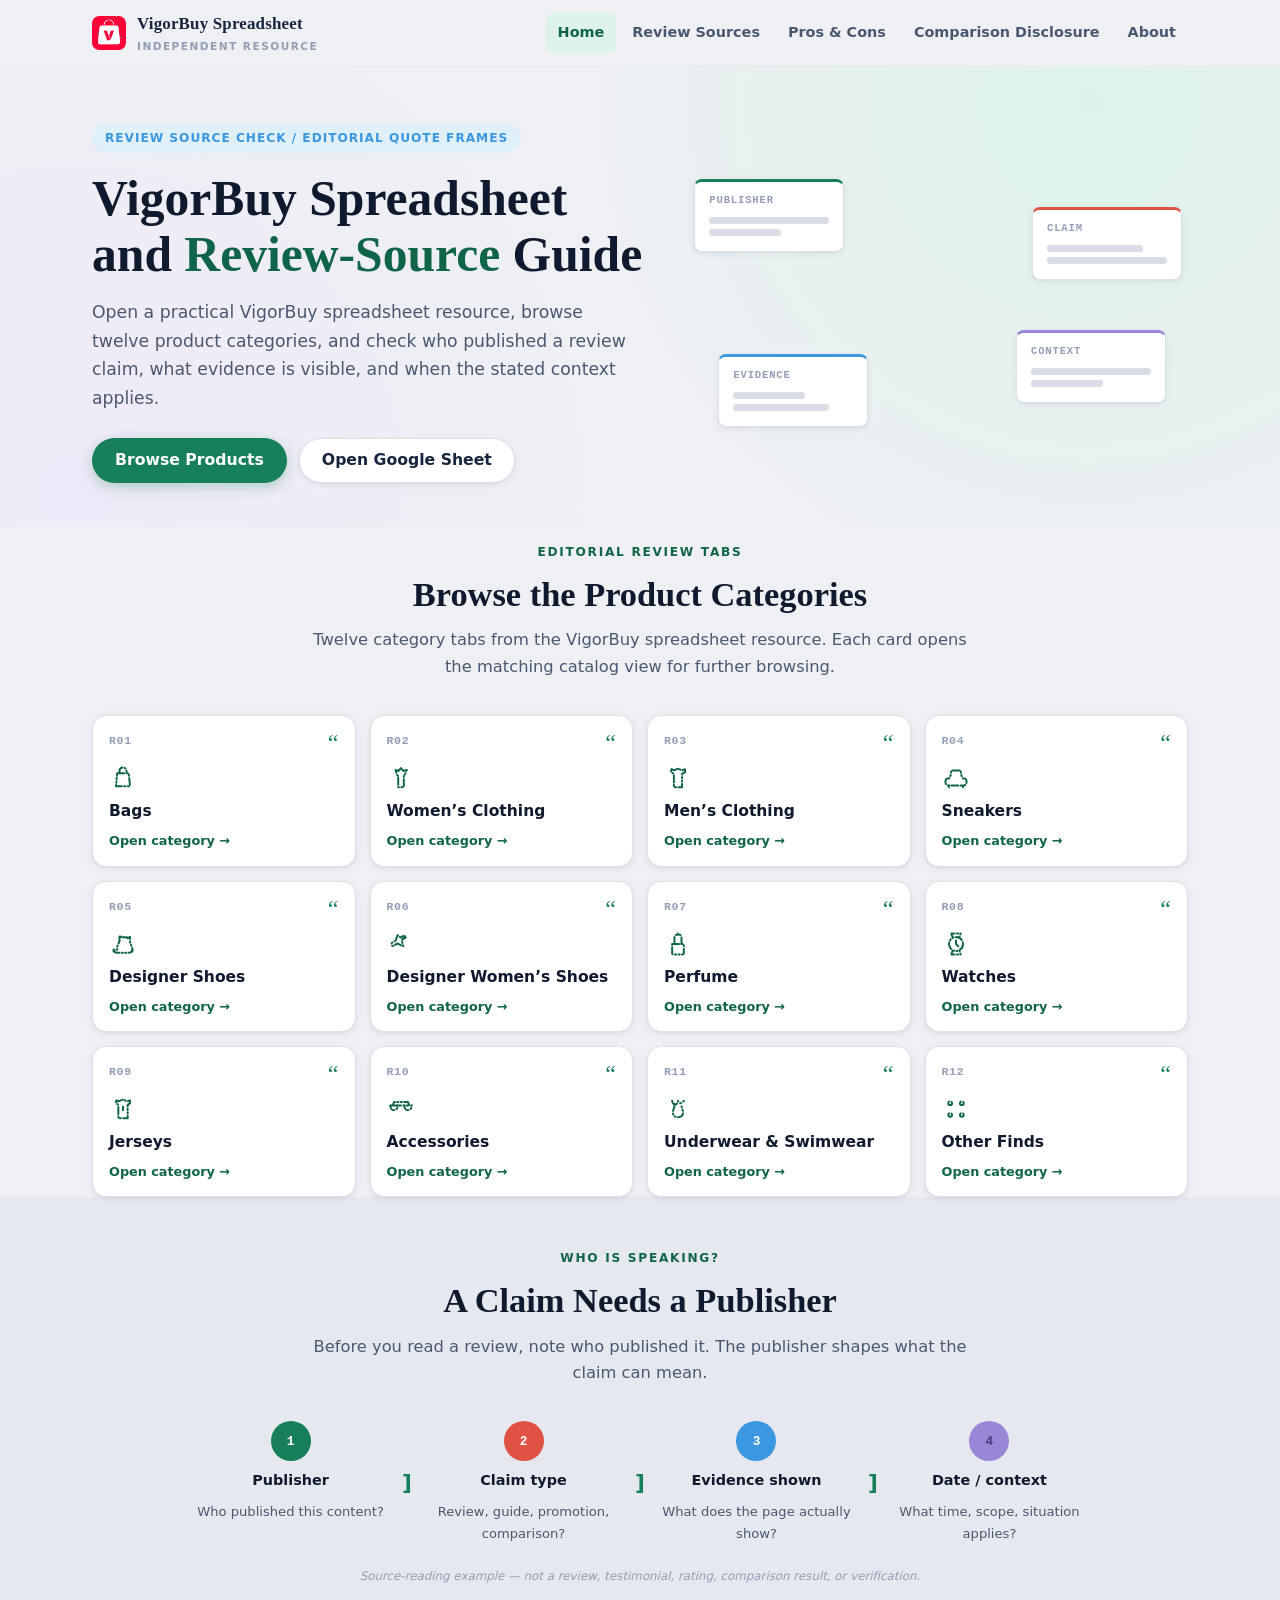
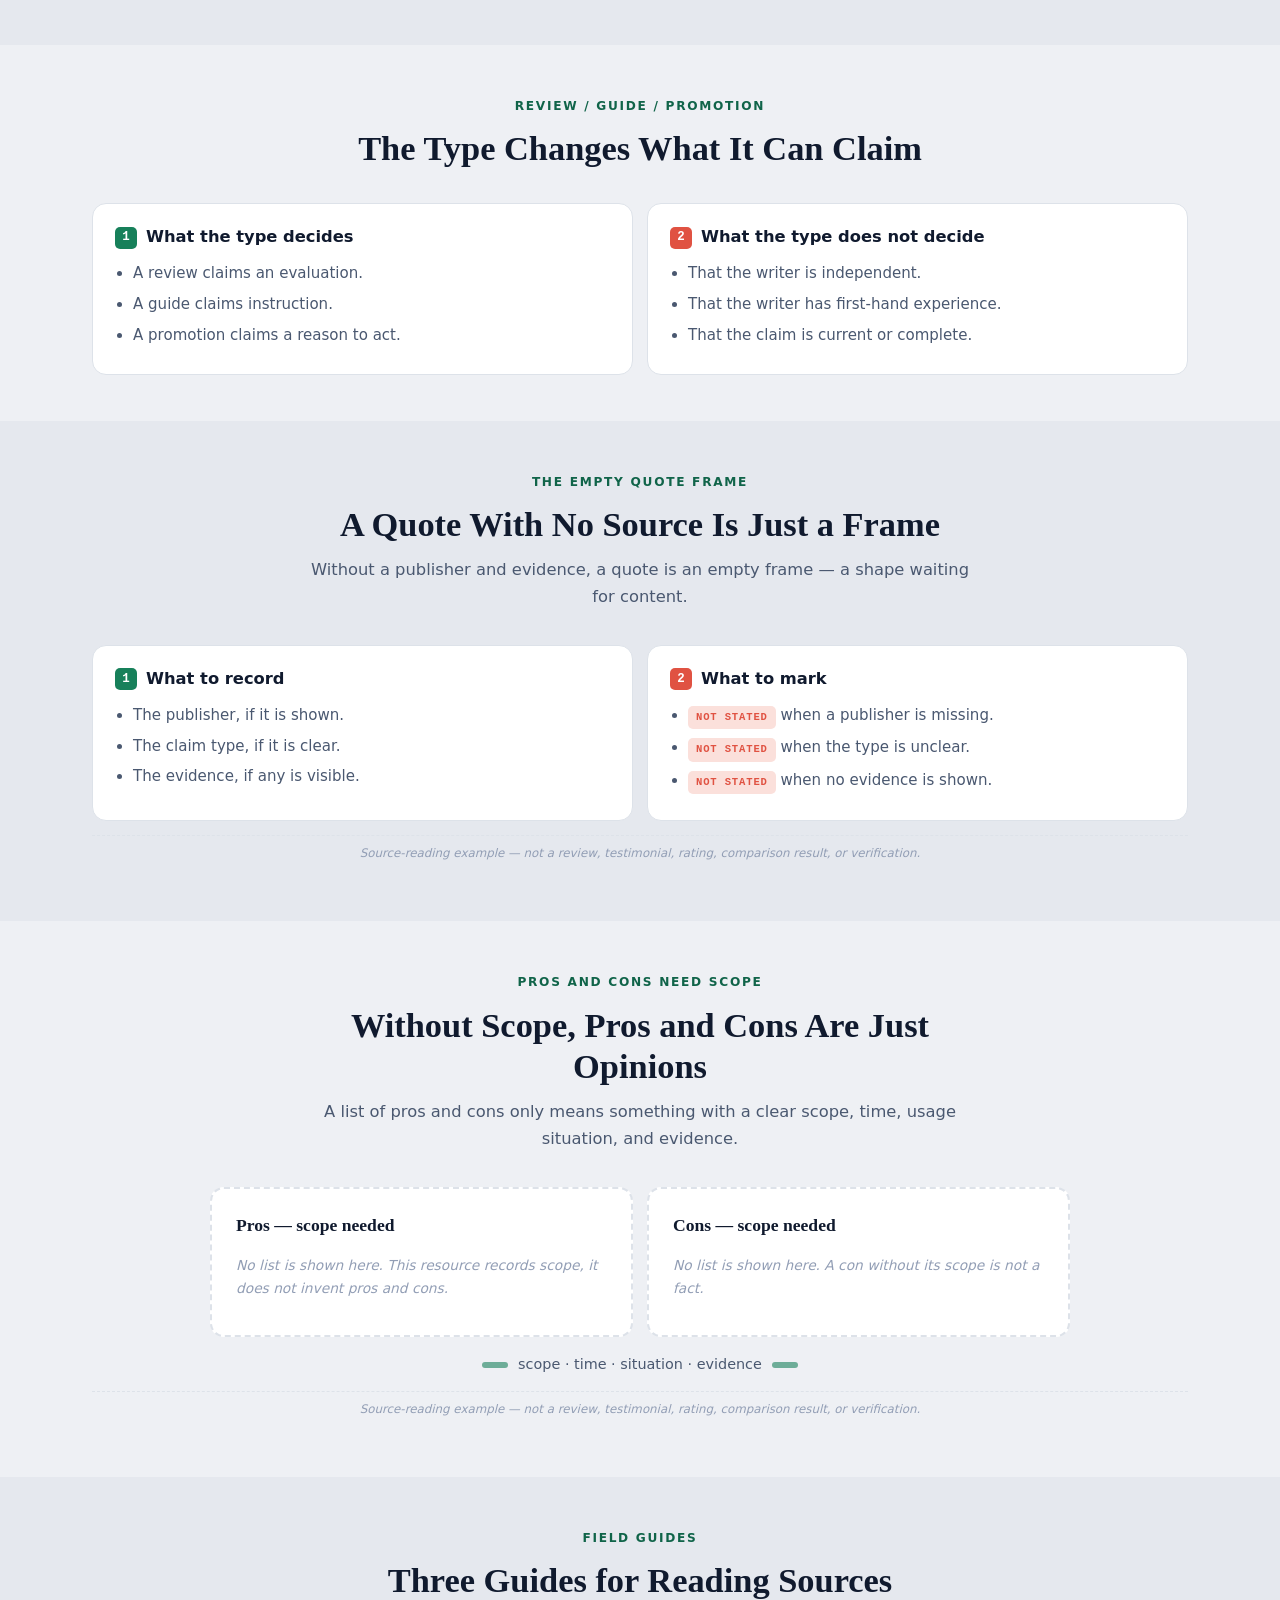
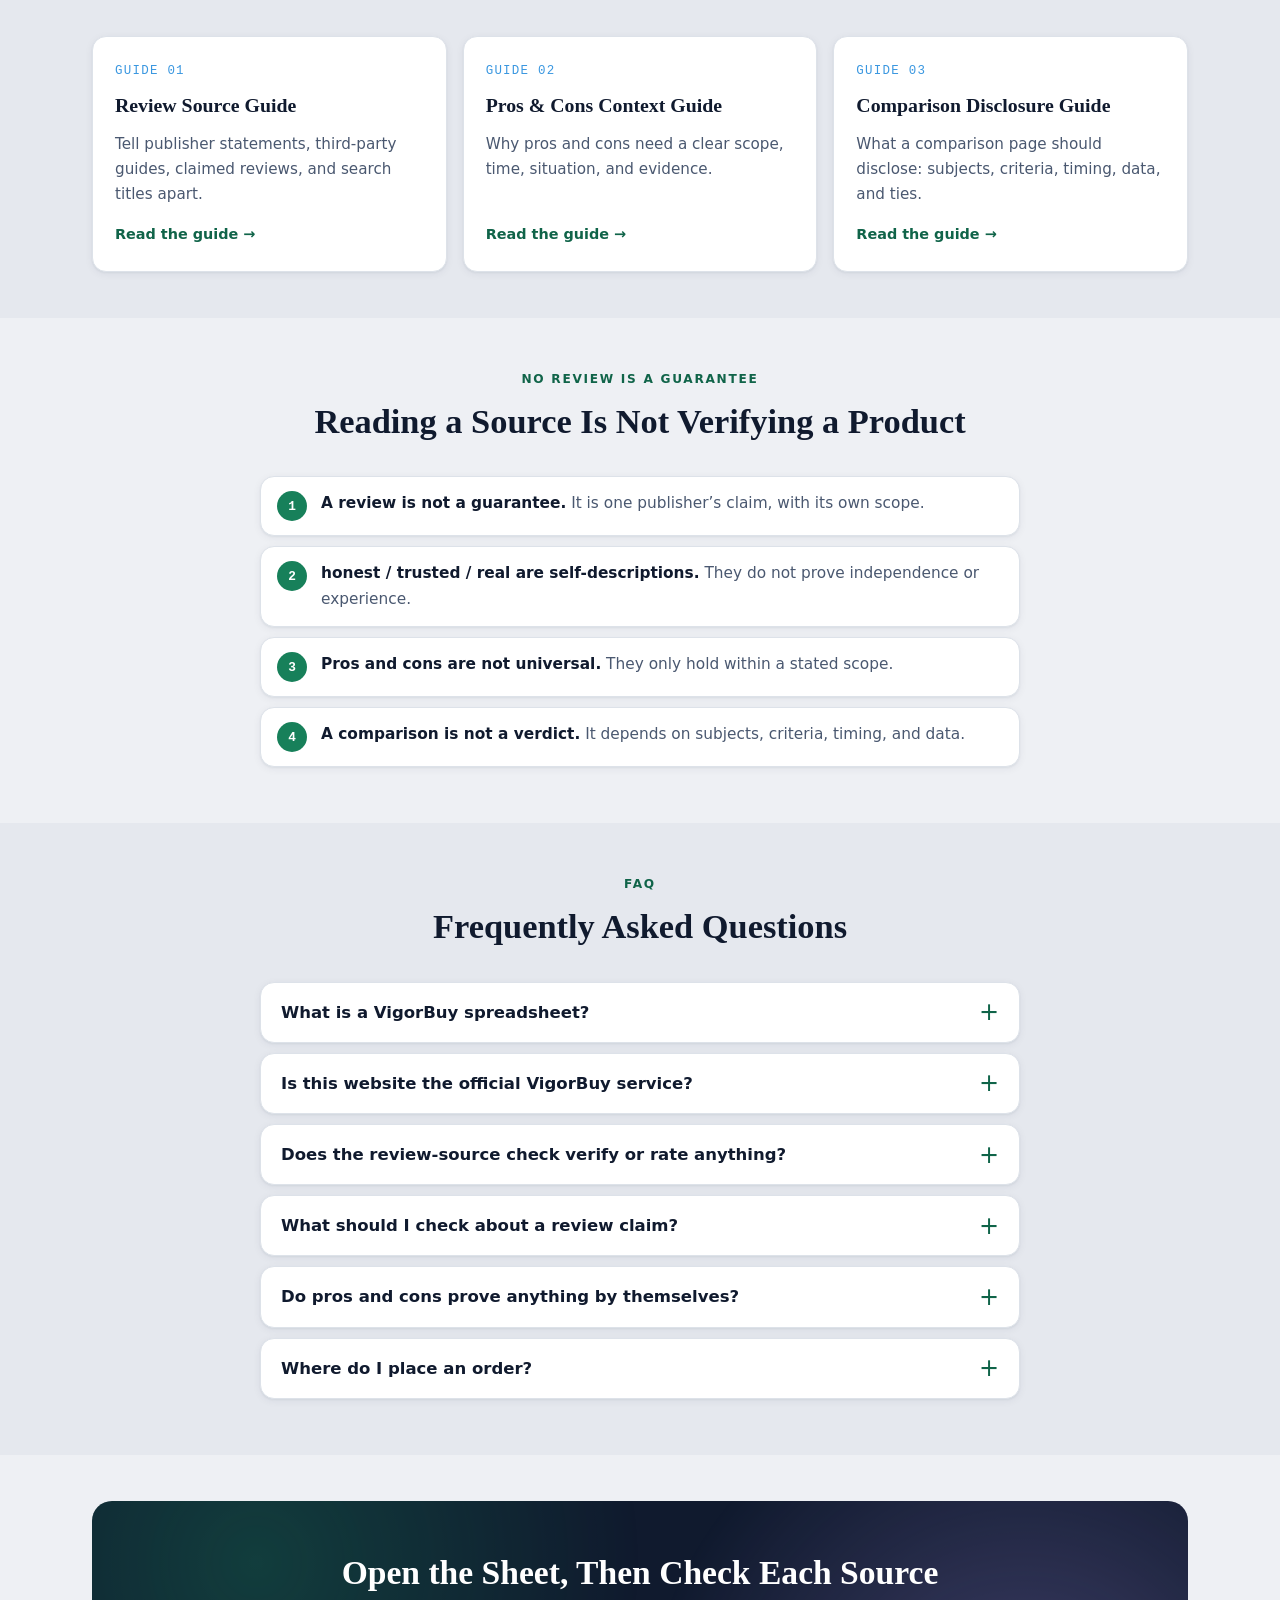
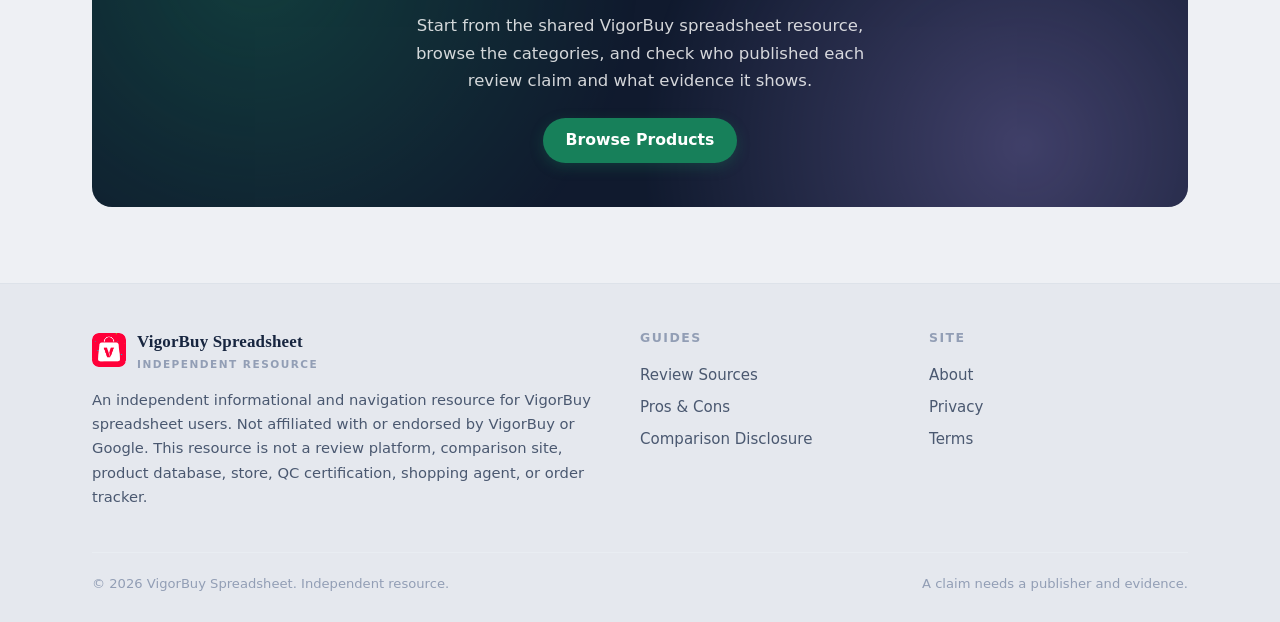
<file: index.html>
<!DOCTYPE html>
<html lang="en">
<head>
  <meta charset="UTF-8">
  <meta name="viewport" content="width=device-width, initial-scale=1.0">
  <script charset="UTF-8" id="LA_COLLECT" src="//sdk.51.la/js-sdk-pro.min.js"></script>
  <script>LA.init({id:"3R7KyZ6nqq0NWQsc",ck:"3R7KyZ6nqq0NWQsc"})</script>
  <meta name="google-site-verification" content="XJH5bWyu3Ub_fdbfXnCgktieLxeAN7sLbtjSL6n2SaM" />
  <title>VigorBuy Spreadsheet &amp; Review-Source Guide | Independent</title>
  <meta name="description" content="Open a practical VigorBuy spreadsheet resource, browse categories, and check who published a review claim, what evidence is visible, and when it applies.">
  <link rel="canonical" href="https://repglide.github.io/vigorbuy-spreadsheet/">
  <link rel="icon" type="image/png" href="./assets/images/favicon.png">
  <link rel="stylesheet" href="./assets/css/styles.css">

  <!-- Open Graph / Twitter -->
  <meta property="og:type" content="website">
  <meta property="og:url" content="https://repglide.github.io/vigorbuy-spreadsheet/">
  <meta property="og:title" content="VigorBuy Spreadsheet &amp; Review-Source Guide | Independent">
  <meta property="og:description" content="Open a practical VigorBuy spreadsheet resource, browse categories, and check who published a review claim, what evidence is visible, and when it applies.">
  <meta name="twitter:card" content="summary">
  <meta name="twitter:title" content="VigorBuy Spreadsheet &amp; Review-Source Guide | Independent">
  <meta name="twitter:description" content="Open a practical VigorBuy spreadsheet resource, browse categories, and check who published a review claim, what evidence is visible, and when it applies.">

  <!-- JSON-LD Structured Data -->
  <script type="application/ld+json">
  {
    "@context": "https://schema.org",
    "@graph": [
      {
        "@type": "WebSite",
        "@id": "https://repglide.github.io/vigorbuy-spreadsheet/#website",
        "url": "https://repglide.github.io/vigorbuy-spreadsheet/",
        "name": "VigorBuy Spreadsheet & Review-Source Guide",
        "description": "Independent directory and informational guide for VigorBuy spreadsheet users, built around a review source check that records who published a claim, what type of claim it is, what evidence is shown, and when the context applies."
      },
      {
        "@type": "WebPage",
        "@id": "https://repglide.github.io/vigorbuy-spreadsheet/#webpage",
        "url": "https://repglide.github.io/vigorbuy-spreadsheet/",
        "name": "VigorBuy Spreadsheet and Review-Source Guide",
        "isPartOf": { "@id": "https://repglide.github.io/vigorbuy-spreadsheet/#website" },
        "description": "Open a practical VigorBuy spreadsheet resource, browse categories, and check who published a review claim, what evidence is visible, and when it applies."
      },
      {
        "@type": "FAQPage",
        "mainEntity": [
          {
            "@type": "Question",
            "name": "What is a VigorBuy spreadsheet?",
            "acceptedAnswer": {
              "@type": "Answer",
              "text": "A VigorBuy spreadsheet is a shared document that compiles listing references, category groupings, and product links formatted for use with agent shopping services. It is a reference to put in context, not an official, live, or complete product catalog."
            }
          },
          {
            "@type": "Question",
            "name": "Is this website the official VigorBuy service?",
            "acceptedAnswer": {
              "@type": "Answer",
              "text": "No. This website is an independent informational and navigation resource. It is not affiliated with, endorsed by, or operated by VigorBuy or Google."
            }
          },
          {
            "@type": "Question",
            "name": "Does the review-source check verify or rate anything?",
            "acceptedAnswer": {
              "@type": "Answer",
              "text": "No. The review-source check is a reading framework. It is not a review platform, comparison site, product database, store, QC certification, shopping agent, or order tracker. It does not produce verified, trusted, or true-false scores."
            }
          },
          {
            "@type": "Question",
            "name": "What should I check about a review claim?",
            "acceptedAnswer": {
              "@type": "Answer",
              "text": "Who published it, what type of claim it is, what evidence the page actually shows, and what date, scope, or situation the conclusion applies to."
            }
          },
          {
            "@type": "Question",
            "name": "Do pros and cons prove anything by themselves?",
            "acceptedAnswer": {
              "@type": "Answer",
              "text": "No. Pros and cons only mean something with a clear scope, time, usage situation, and evidence. Without those, they are opinions, not conclusions."
            }
          },
          {
            "@type": "Question",
            "name": "Where do I place an order?",
            "acceptedAnswer": {
              "@type": "Answer",
              "text": "After you have checked the source of each review claim, you continue on an external page to submit the item. This website is a navigation resource and does not process orders itself."
            }
          }
        ]
      }
    ]
  }
  </script>
</head>
<body>
  <a href="#main-content" class="skip-link">Skip to main content</a>

  <!-- Header -->
  <header class="site-header">
    <div class="container header-inner">
      <a href="./index.html" class="brand" aria-label="VigorBuy Spreadsheet Home">
        <img src="./assets/images/logo.png" alt="VigorBuy logo" width="34" height="34">
        <span class="brand-name">VigorBuy Spreadsheet<small>Independent Resource</small></span>
      </a>
      <button class="mobile-nav-toggle" aria-expanded="false" aria-label="Toggle navigation menu">
        <svg viewBox="0 0 24 24" fill="none" stroke="currentColor" stroke-width="2" width="22" height="22"><line x1="3" y1="6" x2="21" y2="6"></line><line x1="3" y1="12" x2="21" y2="12"></line><line x1="3" y1="18" x2="21" y2="18"></line></svg>
      </button>
      <nav class="main-nav" aria-label="Primary Navigation">
        <ul>
          <li><a href="./index.html" class="active">Home</a></li>
          <li><a href="./review-source-guide/">Review Sources</a></li>
          <li><a href="./pros-cons-context-guide/">Pros &amp; Cons</a></li>
          <li><a href="./comparison-disclosure-guide/">Comparison Disclosure</a></li>
          <li><a href="./about/">About</a></li>
        </ul>
      </nav>
    </div>
  </header>

  <main id="main-content">
    <!-- Hero -->
    <section class="hero-section">
      <div class="container hero-grid">
        <div>
          <span class="hero-badge">Review Source Check / Editorial Quote Frames</span>
          <h1 class="hero-title">VigorBuy Spreadsheet and <em>Review-Source</em> Guide</h1>
          <p class="hero-description">Open a practical VigorBuy spreadsheet resource, browse twelve product categories, and check who published a review claim, what evidence is visible, and when the stated context applies.</p>
          <div class="hero-actions">
            <a href="https://repglide.com/?agent=vigorbuy" class="btn btn-primary" target="_blank" rel="nofollow noopener">Browse Products</a>
            <a href="https://docs.google.com/spreadsheets/d/1t_n-ksPpZMBjaKZAbGdOSOJxiWbtppvH/edit?usp=sharing&amp;ouid=102900013243329745539&amp;rtpof=true&amp;sd=true" class="btn btn-secondary" target="_blank" rel="noopener">Open Google Sheet</a>
          </div>
        </div>
        <div class="hero-visual" aria-hidden="true">
          <div class="quote-hero">
            <div class="qf-frame f-publisher">
              <div class="qf-label">Publisher</div>
              <div class="qf-line"></div><div class="qf-line short"></div>
            </div>
            <div class="qf-frame f-claim">
              <div class="qf-label">Claim</div>
              <div class="qf-line mid"></div><div class="qf-line"></div>
            </div>
            <div class="qf-frame f-evidence">
              <div class="qf-label">Evidence</div>
              <div class="qf-line short"></div><div class="qf-line mid"></div>
            </div>
            <div class="qf-frame f-context">
              <div class="qf-label">Context</div>
              <div class="qf-line"></div><div class="qf-line short"></div>
            </div>
          </div>
        </div>
      </div>
    </section>

    <!-- Product Categories (immediately after Hero) -->
    <section class="categories-section" id="categories" aria-labelledby="cat-heading">
      <div class="container">
        <div class="section-header">
          <span class="eyebrow">Editorial Review Tabs</span>
          <h2 class="section-title" id="cat-heading">Browse the Product Categories</h2>
          <p class="section-lead">Twelve category tabs from the VigorBuy spreadsheet resource. Each card opens the matching catalog view for further browsing.</p>
        </div>

        <div class="cat-grid">
          <a class="cat-card" href="https://repglide.com/category/bags?agent=vigorbuy" target="_blank" rel="nofollow noopener">
            <span class="cat-top"><span class="cat-num">R01</span><span class="cat-quote">&ldquo;</span></span>
            <span class="cat-icon" aria-hidden="true"><svg viewBox="0 0 24 24" fill="none" stroke="currentColor" stroke-width="1.7" stroke-linecap="round" stroke-linejoin="round" stroke-dasharray="6 2 1 2 1 2"><path d="M7 8h10l1 11H6L7 8Z"/><path d="M9 8V6a3 3 0 0 1 6 0v2"/></svg></span>
            <span class="cat-name">Bags</span>
            <span class="cat-arrow">Open category →</span>
          </a>
          <a class="cat-card" href="https://repglide.com/category/womens-clothing?agent=vigorbuy" target="_blank" rel="nofollow noopener">
            <span class="cat-top"><span class="cat-num">R02</span><span class="cat-quote">&ldquo;</span></span>
            <span class="cat-icon" aria-hidden="true"><svg viewBox="0 0 24 24" fill="none" stroke="currentColor" stroke-width="1.7" stroke-linecap="round" stroke-linejoin="round" stroke-dasharray="6 2 1 2 1 2"><path d="M12 3.5 9.8 6 7 5l2 5h.6V20h4.8V10H15l2-5-2.8 1L12 3.5Z"/></svg></span>
            <span class="cat-name">Women&rsquo;s Clothing</span>
            <span class="cat-arrow">Open category →</span>
          </a>
          <a class="cat-card" href="https://repglide.com/category/mens-clothing?agent=vigorbuy" target="_blank" rel="nofollow noopener">
            <span class="cat-top"><span class="cat-num">R03</span><span class="cat-quote">&ldquo;</span></span>
            <span class="cat-icon" aria-hidden="true"><svg viewBox="0 0 24 24" fill="none" stroke="currentColor" stroke-width="1.7" stroke-linecap="round" stroke-linejoin="round" stroke-dasharray="6 2 1 2 1 2"><path d="M12 4 8.5 5.5 6 4v3l2.5 1.5V20h7V8.5L18 7V4l-2.5 1.5L12 4Z"/></svg></span>
            <span class="cat-name">Men&rsquo;s Clothing</span>
            <span class="cat-arrow">Open category →</span>
          </a>
          <a class="cat-card" href="https://repglide.com/category/sneakers?agent=vigorbuy" target="_blank" rel="nofollow noopener">
            <span class="cat-top"><span class="cat-num">R04</span><span class="cat-quote">&ldquo;</span></span>
            <span class="cat-icon" aria-hidden="true"><svg viewBox="0 0 24 24" fill="none" stroke="currentColor" stroke-width="1.7" stroke-linecap="round" stroke-linejoin="round" stroke-dasharray="6 2 1 2 1 2"><path d="M3 16v-1.5c0-1 1-2 2-2h1l1.5-3L8 5.5h8l.5 4L18 12.5h1c1 0 2 1 2 2V16c0 1.5-1.5 2.5-3 2.5H6c-1.5 0-3-1-3-2.5Z"/><path d="M6 18.5V20M18 18.5V20"/></svg></span>
            <span class="cat-name">Sneakers</span>
            <span class="cat-arrow">Open category →</span>
          </a>
          <a class="cat-card" href="https://repglide.com/category/designer-shoes?agent=vigorbuy" target="_blank" rel="nofollow noopener">
            <span class="cat-top"><span class="cat-num">R05</span><span class="cat-quote">&ldquo;</span></span>
            <span class="cat-icon" aria-hidden="true"><svg viewBox="0 0 24 24" fill="none" stroke="currentColor" stroke-width="1.7" stroke-linecap="round" stroke-linejoin="round" stroke-dasharray="6 2 1 2 1 2"><path d="M4 17c0 1.5 1.5 2.5 3 2.5h10c1.5 0 3-1 3-2.5v-1.5l-2-5V6l-2 1-1-1-1 1-1-1-1 1-1-1-2-1v4.5l-2 5V17Z"/><path d="M4 17v1.5M20 17v1.5"/></svg></span>
            <span class="cat-name">Designer Shoes</span>
            <span class="cat-arrow">Open category →</span>
          </a>
          <a class="cat-card" href="https://repglide.com/category/designer-womens-shoes?agent=vigorbuy" target="_blank" rel="nofollow noopener">
            <span class="cat-top"><span class="cat-num">R06</span><span class="cat-quote">&ldquo;</span></span>
            <span class="cat-icon" aria-hidden="true"><svg viewBox="0 0 24 24" fill="none" stroke="currentColor" stroke-width="1.7" stroke-linecap="round" stroke-linejoin="round" stroke-dasharray="6 2 1 2 1 2"><path d="M9 4.5 7.5 9 5 10.5c-1 .5-1.5 1.5-1 2.5s2 1 2.5 0L9 11.5 14 14l-1.5-5.5L16 6.5 15 5l-1.5 1.5L13 5l-1.5 1.5L10 5 9 4.5Z"/></svg></span>
            <span class="cat-name">Designer Women&rsquo;s Shoes</span>
            <span class="cat-arrow">Open category →</span>
          </a>
          <a class="cat-card" href="https://repglide.com/category/perfume?agent=vigorbuy" target="_blank" rel="nofollow noopener">
            <span class="cat-top"><span class="cat-num">R07</span><span class="cat-quote">&ldquo;</span></span>
            <span class="cat-icon" aria-hidden="true"><svg viewBox="0 0 24 24" fill="none" stroke="currentColor" stroke-width="1.7" stroke-linecap="round" stroke-linejoin="round" stroke-dasharray="6 2 1 2 1 2"><path d="M9 12V6a2 2 0 0 1 2-2h2a2 2 0 0 1 2 2v6"/><path d="M7 12h10v8a1 1 0 0 1-1 1H8a1 1 0 0 1-1-1v-8Z"/><path d="M12 4V3"/></svg></span>
            <span class="cat-name">Perfume</span>
            <span class="cat-arrow">Open category →</span>
          </a>
          <a class="cat-card" href="https://repglide.com/category/watches?agent=vigorbuy" target="_blank" rel="nofollow noopener">
            <span class="cat-top"><span class="cat-num">R08</span><span class="cat-quote">&ldquo;</span></span>
            <span class="cat-icon" aria-hidden="true"><svg viewBox="0 0 24 24" fill="none" stroke="currentColor" stroke-width="1.7" stroke-linecap="round" stroke-linejoin="round" stroke-dasharray="6 2 1 2 1 2"><circle cx="12" cy="12" r="6"/><path d="M12 9v3l2 2"/><path d="M9 6 8 3h8l-1 3"/><path d="M9 18l-1 3h8l-1-3"/></svg></span>
            <span class="cat-name">Watches</span>
            <span class="cat-arrow">Open category →</span>
          </a>
          <a class="cat-card" href="https://repglide.com/category/jerseys?agent=vigorbuy" target="_blank" rel="nofollow noopener">
            <span class="cat-top"><span class="cat-num">R09</span><span class="cat-quote">&ldquo;</span></span>
            <span class="cat-icon" aria-hidden="true"><svg viewBox="0 0 24 24" fill="none" stroke="currentColor" stroke-width="1.7" stroke-linecap="round" stroke-linejoin="round" stroke-dasharray="6 2 1 2 1 2"><path d="M12 4 8 5.5 6 4v3l2 1.5V20h8V8.5L18 7V4l-2 1.5L12 4Z"/><path d="M12 10v3"/></svg></span>
            <span class="cat-name">Jerseys</span>
            <span class="cat-arrow">Open category →</span>
          </a>
          <a class="cat-card" href="https://repglide.com/category/accessories?agent=vigorbuy" target="_blank" rel="nofollow noopener">
            <span class="cat-top"><span class="cat-num">R10</span><span class="cat-quote">&ldquo;</span></span>
            <span class="cat-icon" aria-hidden="true"><svg viewBox="0 0 24 24" fill="none" stroke="currentColor" stroke-width="1.7" stroke-linecap="round" stroke-linejoin="round" stroke-dasharray="6 2 1 2 1 2"><path d="M3 9h2l1-3h12l1 3h2"/><path d="M3 9v1a3 3 0 0 0 6 0V9"/><path d="M15 9v1a3 3 0 0 0 6 0V9"/><path d="M6 9h12"/></svg></span>
            <span class="cat-name">Accessories</span>
            <span class="cat-arrow">Open category →</span>
          </a>
          <a class="cat-card" href="https://repglide.com/category/underwear-swimwear?agent=vigorbuy" target="_blank" rel="nofollow noopener">
            <span class="cat-top"><span class="cat-num">R11</span><span class="cat-quote">&ldquo;</span></span>
            <span class="cat-icon" aria-hidden="true"><svg viewBox="0 0 24 24" fill="none" stroke="currentColor" stroke-width="1.7" stroke-linecap="round" stroke-linejoin="round" stroke-dasharray="6 2 1 2 1 2"><path d="M7 5c0 2 1.5 3 2.5 3S12 7 12 5c0 1 1.5 2 2.5 2S17 5 17 5"/><path d="M9.5 8 8 13c-1 3 0 6 4 6s5-3 4-6l-1.5-5"/></svg></span>
            <span class="cat-name">Underwear &amp; Swimwear</span>
            <span class="cat-arrow">Open category →</span>
          </a>
          <a class="cat-card" href="https://repglide.com/category/other?agent=vigorbuy" target="_blank" rel="nofollow noopener">
            <span class="cat-top"><span class="cat-num">R12</span><span class="cat-quote">&ldquo;</span></span>
            <span class="cat-icon" aria-hidden="true"><svg viewBox="0 0 24 24" fill="none" stroke="currentColor" stroke-width="1.7" stroke-linecap="round" stroke-linejoin="round" stroke-dasharray="6 2 1 2 1 2"><circle cx="7" cy="7" r="1.6"/><circle cx="17" cy="7" r="1.6"/><circle cx="7" cy="17" r="1.6"/><circle cx="17" cy="17" r="1.6"/></svg></span>
            <span class="cat-name">Other Finds</span>
            <span class="cat-arrow">Open category →</span>
          </a>
        </div>
      </div>
    </section>

    <!-- Who Is Speaking? -->
    <section class="section section-alt" id="who-speaking" aria-labelledby="ws-heading">
      <div class="container">
        <div class="section-header">
          <span class="eyebrow">Who Is Speaking?</span>
          <h2 class="section-title" id="ws-heading">A Claim Needs a Publisher</h2>
          <p class="section-lead">Before you read a review, note who published it. The publisher shapes what the claim can mean.</p>
        </div>

        <div class="source">
          <div class="source-step" data-s="1">
            <span class="source-dot">1</span>
            <span class="source-label">Publisher</span>
            <span class="source-desc">Who published this content?</span>
          </div>
          <span class="source-bracket" aria-hidden="true">]</span>
          <div class="source-step" data-s="2">
            <span class="source-dot">2</span>
            <span class="source-label">Claim type</span>
            <span class="source-desc">Review, guide, promotion, comparison?</span>
          </div>
          <span class="source-bracket" aria-hidden="true">]</span>
          <div class="source-step" data-s="3">
            <span class="source-dot">3</span>
            <span class="source-label">Evidence shown</span>
            <span class="source-desc">What does the page actually show?</span>
          </div>
          <span class="source-bracket" aria-hidden="true">]</span>
          <div class="source-step" data-s="4">
            <span class="source-dot">4</span>
            <span class="source-label">Date / context</span>
            <span class="source-desc">What time, scope, situation applies?</span>
          </div>
        </div>
        <p class="example-flag" style="display:block;text-align:center;">Source-reading example — not a review, testimonial, rating, comparison result, or verification.</p>
      </div>
    </section>

    <!-- Review / Guide / Promotion -->
    <section class="section" id="claim-type" aria-labelledby="ct-heading">
      <div class="container">
        <div class="section-header">
          <span class="eyebrow">Review / Guide / Promotion</span>
          <h2 class="section-title" id="ct-heading">The Type Changes What It Can Claim</h2>
        </div>
        <div class="duo-grid">
          <div class="duo-col is-a">
            <h3><span class="mark">1</span>What the type decides</h3>
            <ul>
              <li>A review claims an evaluation.</li>
              <li>A guide claims instruction.</li>
              <li>A promotion claims a reason to act.</li>
            </ul>
          </div>
          <div class="duo-col is-b">
            <h3><span class="mark">2</span>What the type does not decide</h3>
            <ul>
              <li>That the writer is independent.</li>
              <li>That the writer has first-hand experience.</li>
              <li>That the claim is current or complete.</li>
            </ul>
          </div>
        </div>
      </div>
    </section>

    <!-- The Empty Quote Frame -->
    <section class="section section-alt" id="empty-frame" aria-labelledby="ef-heading">
      <div class="container">
        <div class="section-header">
          <span class="eyebrow">The Empty Quote Frame</span>
          <h2 class="section-title" id="ef-heading">A Quote With No Source Is Just a Frame</h2>
          <p class="section-lead">Without a publisher and evidence, a quote is an empty frame — a shape waiting for content.</p>
        </div>
        <div class="duo-grid">
          <div class="duo-col is-a">
            <h3><span class="mark">1</span>What to record</h3>
            <ul>
              <li>The publisher, if it is shown.</li>
              <li>The claim type, if it is clear.</li>
              <li>The evidence, if any is visible.</li>
            </ul>
          </div>
          <div class="duo-col is-b">
            <h3><span class="mark">2</span>What to mark</h3>
            <ul>
              <li><span class="not-stated">Not stated</span> when a publisher is missing.</li>
              <li><span class="not-stated">Not stated</span> when the type is unclear.</li>
              <li><span class="not-stated">Not stated</span> when no evidence is shown.</li>
            </ul>
          </div>
        </div>
        <p class="example-flag" style="display:block;text-align:center;">Source-reading example — not a review, testimonial, rating, comparison result, or verification.</p>
      </div>
    </section>

    <!-- Pros and Cons Need Scope -->
    <section class="section" id="pros-cons" aria-labelledby="pc-heading">
      <div class="container">
        <div class="section-header">
          <span class="eyebrow">Pros and Cons Need Scope</span>
          <h2 class="section-title" id="pc-heading">Without Scope, Pros and Cons Are Just Opinions</h2>
          <p class="section-lead">A list of pros and cons only means something with a clear scope, time, usage situation, and evidence.</p>
        </div>
        <div class="pc-grid">
          <div class="pc-box">
            <h3>Pros — scope needed</h3>
            <p class="pc-empty">No list is shown here. This resource records scope, it does not invent pros and cons.</p>
          </div>
          <div class="pc-box">
            <h3>Cons — scope needed</h3>
            <p class="pc-empty">No list is shown here. A con without its scope is not a fact.</p>
          </div>
        </div>
        <div class="scope-bar"><span class="bar"></span> scope · time · situation · evidence <span class="bar"></span></div>
        <p class="example-flag" style="display:block;text-align:center;">Source-reading example — not a review, testimonial, rating, comparison result, or verification.</p>
      </div>
    </section>

    <!-- Guide entries -->
    <section class="section section-alt" id="guides" aria-labelledby="guides-heading">
      <div class="container">
        <div class="section-header">
          <span class="eyebrow">Field Guides</span>
          <h2 class="section-title" id="guides-heading">Three Guides for Reading Sources</h2>
        </div>
        <div class="guide-grid">
          <a class="guide-card" href="./review-source-guide/">
            <span class="guide-num">GUIDE 01</span>
            <h3>Review Source Guide</h3>
            <p>Tell publisher statements, third-party guides, claimed reviews, and search titles apart.</p>
            <span class="guide-cta">Read the guide →</span>
          </a>
          <a class="guide-card" href="./pros-cons-context-guide/">
            <span class="guide-num">GUIDE 02</span>
            <h3>Pros &amp; Cons Context Guide</h3>
            <p>Why pros and cons need a clear scope, time, situation, and evidence.</p>
            <span class="guide-cta">Read the guide →</span>
          </a>
          <a class="guide-card" href="./comparison-disclosure-guide/">
            <span class="guide-num">GUIDE 03</span>
            <h3>Comparison Disclosure Guide</h3>
            <p>What a comparison page should disclose: subjects, criteria, timing, data, and ties.</p>
            <span class="guide-cta">Read the guide →</span>
          </a>
        </div>
      </div>
    </section>

    <!-- No Review Is a Guarantee -->
    <section class="section" id="no-guarantee" aria-labelledby="ng-heading">
      <div class="container">
        <div class="section-header">
          <span class="eyebrow">No Review Is a Guarantee</span>
          <h2 class="section-title" id="ng-heading">Reading a Source Is Not Verifying a Product</h2>
        </div>
        <ul class="sig-list">
          <li><span class="sig-num">1</span><p><strong>A review is not a guarantee.</strong> It is one publisher&rsquo;s claim, with its own scope.</p></li>
          <li><span class="sig-num">2</span><p><strong>honest / trusted / real are self-descriptions.</strong> They do not prove independence or experience.</p></li>
          <li><span class="sig-num">3</span><p><strong>Pros and cons are not universal.</strong> They only hold within a stated scope.</p></li>
          <li><span class="sig-num">4</span><p><strong>A comparison is not a verdict.</strong> It depends on subjects, criteria, timing, and data.</p></li>
        </ul>
      </div>
    </section>

    <!-- FAQ -->
    <section class="section section-alt" id="faq" aria-labelledby="faq-heading">
      <div class="container">
        <div class="section-header">
          <span class="eyebrow">FAQ</span>
          <h2 class="section-title" id="faq-heading">Frequently Asked Questions</h2>
        </div>
        <div class="faq-list">
          <details class="faq-item">
            <summary>What is a VigorBuy spreadsheet?</summary>
            <div class="faq-body"><p>A VigorBuy spreadsheet is a shared document that compiles listing references, category groupings, and product links formatted for use with agent shopping services. It is a reference to put in context, not an official, live, or complete product catalog.</p></div>
          </details>
          <details class="faq-item">
            <summary>Is this website the official VigorBuy service?</summary>
            <div class="faq-body"><p>No. This website is an independent informational and navigation resource. It is not affiliated with, endorsed by, or operated by VigorBuy or Google.</p></div>
          </details>
          <details class="faq-item">
            <summary>Does the review-source check verify or rate anything?</summary>
            <div class="faq-body"><p>No. The review-source check is a reading framework. It is not a review platform, comparison site, product database, store, QC certification, shopping agent, or order tracker. It does not produce verified, trusted, or true-false scores.</p></div>
          </details>
          <details class="faq-item">
            <summary>What should I check about a review claim?</summary>
            <div class="faq-body"><p>Who published it, what type of claim it is, what evidence the page actually shows, and what date, scope, or situation the conclusion applies to.</p></div>
          </details>
          <details class="faq-item">
            <summary>Do pros and cons prove anything by themselves?</summary>
            <div class="faq-body"><p>No. Pros and cons only mean something with a clear scope, time, usage situation, and evidence. Without those, they are opinions, not conclusions.</p></div>
          </details>
          <details class="faq-item">
            <summary>Where do I place an order?</summary>
            <div class="faq-body"><p>After you have checked the source of each review claim, you continue on an external page to submit the item. This website is a navigation resource and does not process orders itself.</p></div>
          </details>
        </div>
      </div>
    </section>

    <!-- Final CTA -->
    <section class="section" aria-labelledby="cta-heading">
      <div class="container">
        <div class="final-cta">
          <h2 id="cta-heading">Open the Sheet, Then Check Each Source</h2>
          <p>Start from the shared VigorBuy spreadsheet resource, browse the categories, and check who published each review claim and what evidence it shows.</p>
          <a href="https://repglide.com/?agent=vigorbuy" class="btn btn-primary" target="_blank" rel="nofollow noopener">Browse Products</a>
        </div>
      </div>
    </section>
  </main>

  <!-- Footer -->
  <footer class="site-footer">
    <div class="container">
      <div class="footer-grid">
        <div class="footer-brand">
          <a href="./index.html" class="brand" aria-label="VigorBuy Spreadsheet Home">
            <img src="./assets/images/logo.png" alt="VigorBuy logo" width="30" height="30">
            <span class="brand-name">VigorBuy Spreadsheet<small>Independent Resource</small></span>
          </a>
          <p>An independent informational and navigation resource for VigorBuy spreadsheet users. Not affiliated with or endorsed by VigorBuy or Google. This resource is not a review platform, comparison site, product database, store, QC certification, shopping agent, or order tracker.</p>
        </div>
        <div class="footer-col">
          <h4>Guides</h4>
          <ul>
            <li><a href="./review-source-guide/">Review Sources</a></li>
            <li><a href="./pros-cons-context-guide/">Pros &amp; Cons</a></li>
            <li><a href="./comparison-disclosure-guide/">Comparison Disclosure</a></li>
          </ul>
        </div>
        <div class="footer-col">
          <h4>Site</h4>
          <ul>
            <li><a href="./about/">About</a></li>
            <li><a href="./privacy/">Privacy</a></li>
            <li><a href="./terms/">Terms</a></li>
          </ul>
        </div>
      </div>
      <div class="footer-bottom">
        <span>&copy; <span id="year">2026</span> VigorBuy Spreadsheet. Independent resource.</span>
        <span>A claim needs a publisher and evidence.</span>
      </div>
    </div>
  </footer>

  <script src="./assets/js/main.js"></script>
</body>
</html>
</file>
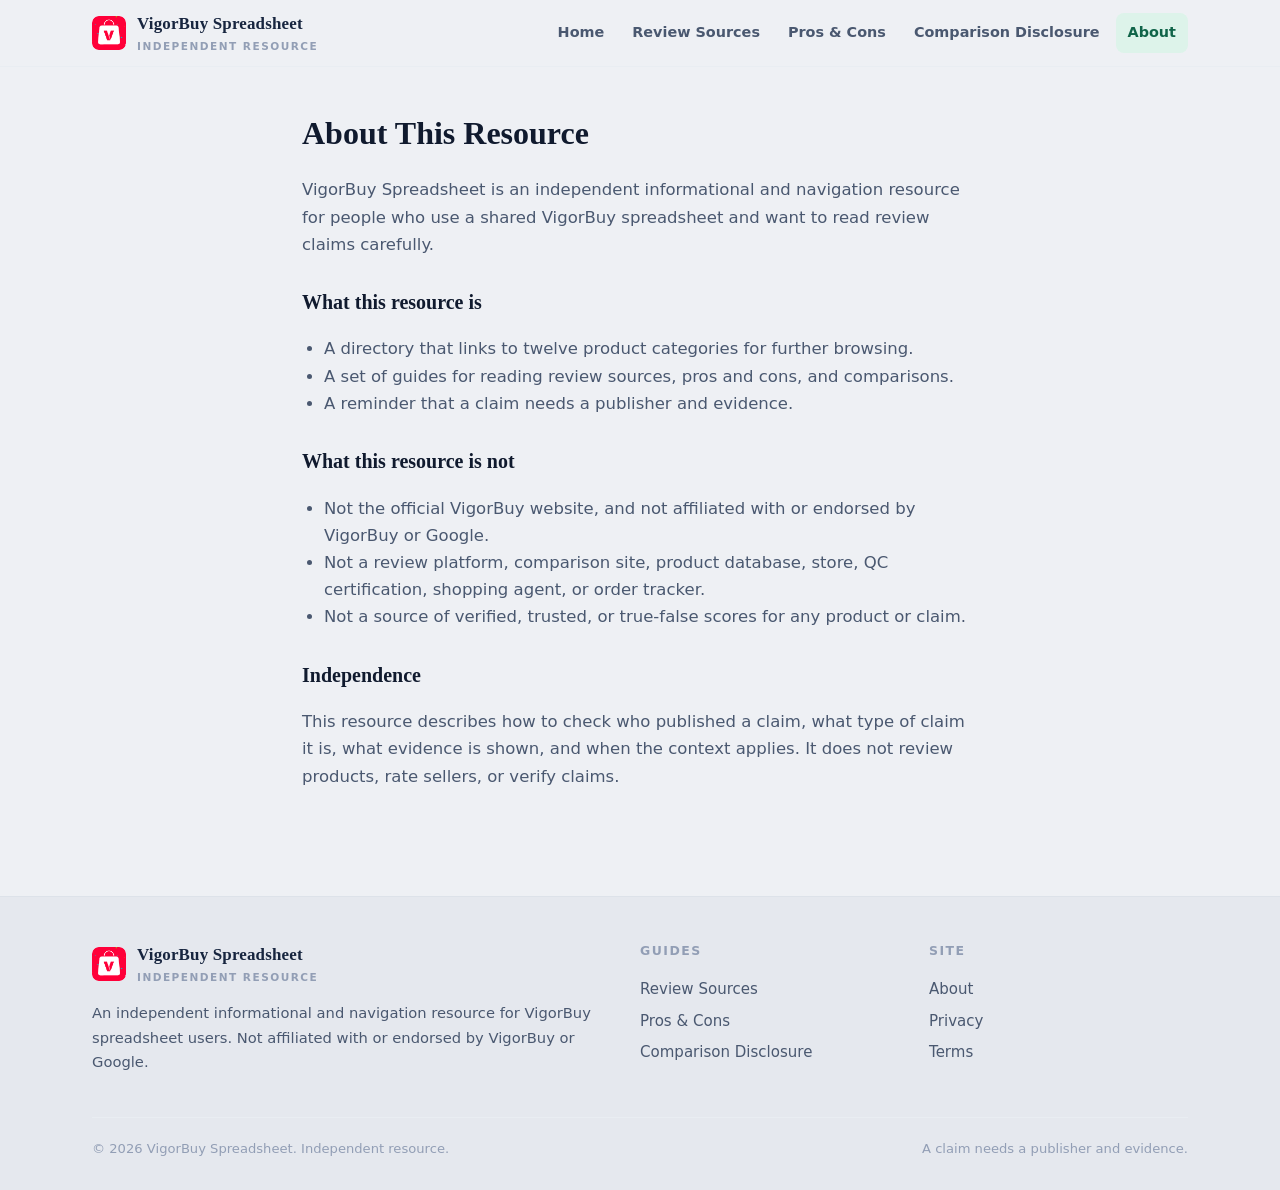
<file: about/index.html>
<!DOCTYPE html>
<html lang="en">
<head>
  <meta charset="UTF-8">
  <meta name="viewport" content="width=device-width, initial-scale=1.0">
  <title>About | VigorBuy Spreadsheet</title>
  <meta name="description" content="About the VigorBuy Spreadsheet independent informational and navigation resource.">
  <link rel="canonical" href="https://repglide.github.io/vigorbuy-spreadsheet/about/">
  <link rel="icon" type="image/png" href="../assets/images/favicon.png">
  <link rel="stylesheet" href="../assets/css/styles.css">

  <script type="application/ld+json">
  {
    "@context": "https://schema.org",
    "@graph": [
      { "@type": "WebSite", "@id": "https://repglide.github.io/vigorbuy-spreadsheet/#website", "url": "https://repglide.github.io/vigorbuy-spreadsheet/", "name": "VigorBuy Spreadsheet & Review-Source Guide" },
      { "@type": "BreadcrumbList", "itemListElement": [
        { "@type": "ListItem", "position": 1, "name": "Home", "item": "https://repglide.github.io/vigorbuy-spreadsheet/" },
        { "@type": "ListItem", "position": 2, "name": "About", "item": "https://repglide.github.io/vigorbuy-spreadsheet/about/" }
      ]},
      { "@type": "AboutPage", "name": "About VigorBuy Spreadsheet", "url": "https://repglide.github.io/vigorbuy-spreadsheet/about/" }
    ]
  }
  </script>
</head>
<body>
  <a href="#main-content" class="skip-link">Skip to main content</a>

  <header class="site-header">
    <div class="container header-inner">
      <a href="../index.html" class="brand" aria-label="VigorBuy Spreadsheet Home">
        <img src="../assets/images/logo.png" alt="VigorBuy logo" width="34" height="34">
        <span class="brand-name">VigorBuy Spreadsheet<small>Independent Resource</small></span>
      </a>
      <button class="mobile-nav-toggle" aria-expanded="false" aria-label="Toggle navigation menu">
        <svg viewBox="0 0 24 24" fill="none" stroke="currentColor" stroke-width="2" width="22" height="22"><line x1="3" y1="6" x2="21" y2="6"></line><line x1="3" y1="12" x2="21" y2="12"></line><line x1="3" y1="18" x2="21" y2="18"></line></svg>
      </button>
      <nav class="main-nav" aria-label="Primary Navigation">
        <ul>
          <li><a href="../index.html">Home</a></li>
          <li><a href="../review-source-guide/">Review Sources</a></li>
          <li><a href="../pros-cons-context-guide/">Pros &amp; Cons</a></li>
          <li><a href="../comparison-disclosure-guide/">Comparison Disclosure</a></li>
          <li><a href="../about/" class="active">About</a></li>
        </ul>
      </nav>
    </div>
  </header>

  <main id="main-content">
    <div class="legal-body">
      <h1>About This Resource</h1>
      <p>VigorBuy Spreadsheet is an independent informational and navigation resource for people who use a shared VigorBuy spreadsheet and want to read review claims carefully.</p>

      <h2>What this resource is</h2>
      <ul>
        <li>A directory that links to twelve product categories for further browsing.</li>
        <li>A set of guides for reading review sources, pros and cons, and comparisons.</li>
        <li>A reminder that a claim needs a publisher and evidence.</li>
      </ul>

      <h2>What this resource is not</h2>
      <ul>
        <li>Not the official VigorBuy website, and not affiliated with or endorsed by VigorBuy or Google.</li>
        <li>Not a review platform, comparison site, product database, store, QC certification, shopping agent, or order tracker.</li>
        <li>Not a source of verified, trusted, or true-false scores for any product or claim.</li>
      </ul>

      <h2>Independence</h2>
      <p>This resource describes how to check who published a claim, what type of claim it is, what evidence is shown, and when the context applies. It does not review products, rate sellers, or verify claims.</p>
    </div>
  </main>

  <footer class="site-footer">
    <div class="container">
      <div class="footer-grid">
        <div class="footer-brand">
          <a href="../index.html" class="brand" aria-label="VigorBuy Spreadsheet Home">
            <img src="../assets/images/logo.png" alt="VigorBuy logo" width="30" height="30">
            <span class="brand-name">VigorBuy Spreadsheet<small>Independent Resource</small></span>
          </a>
          <p>An independent informational and navigation resource for VigorBuy spreadsheet users. Not affiliated with or endorsed by VigorBuy or Google.</p>
        </div>
        <div class="footer-col">
          <h4>Guides</h4>
          <ul>
            <li><a href="../review-source-guide/">Review Sources</a></li>
            <li><a href="../pros-cons-context-guide/">Pros &amp; Cons</a></li>
            <li><a href="../comparison-disclosure-guide/">Comparison Disclosure</a></li>
          </ul>
        </div>
        <div class="footer-col">
          <h4>Site</h4>
          <ul>
            <li><a href="../about/">About</a></li>
            <li><a href="../privacy/">Privacy</a></li>
            <li><a href="../terms/">Terms</a></li>
          </ul>
        </div>
      </div>
      <div class="footer-bottom">
        <span>&copy; <span id="year">2026</span> VigorBuy Spreadsheet. Independent resource.</span>
        <span>A claim needs a publisher and evidence.</span>
      </div>
    </div>
  </footer>

  <script src="../assets/js/main.js"></script>
</body>
</html>
</file>
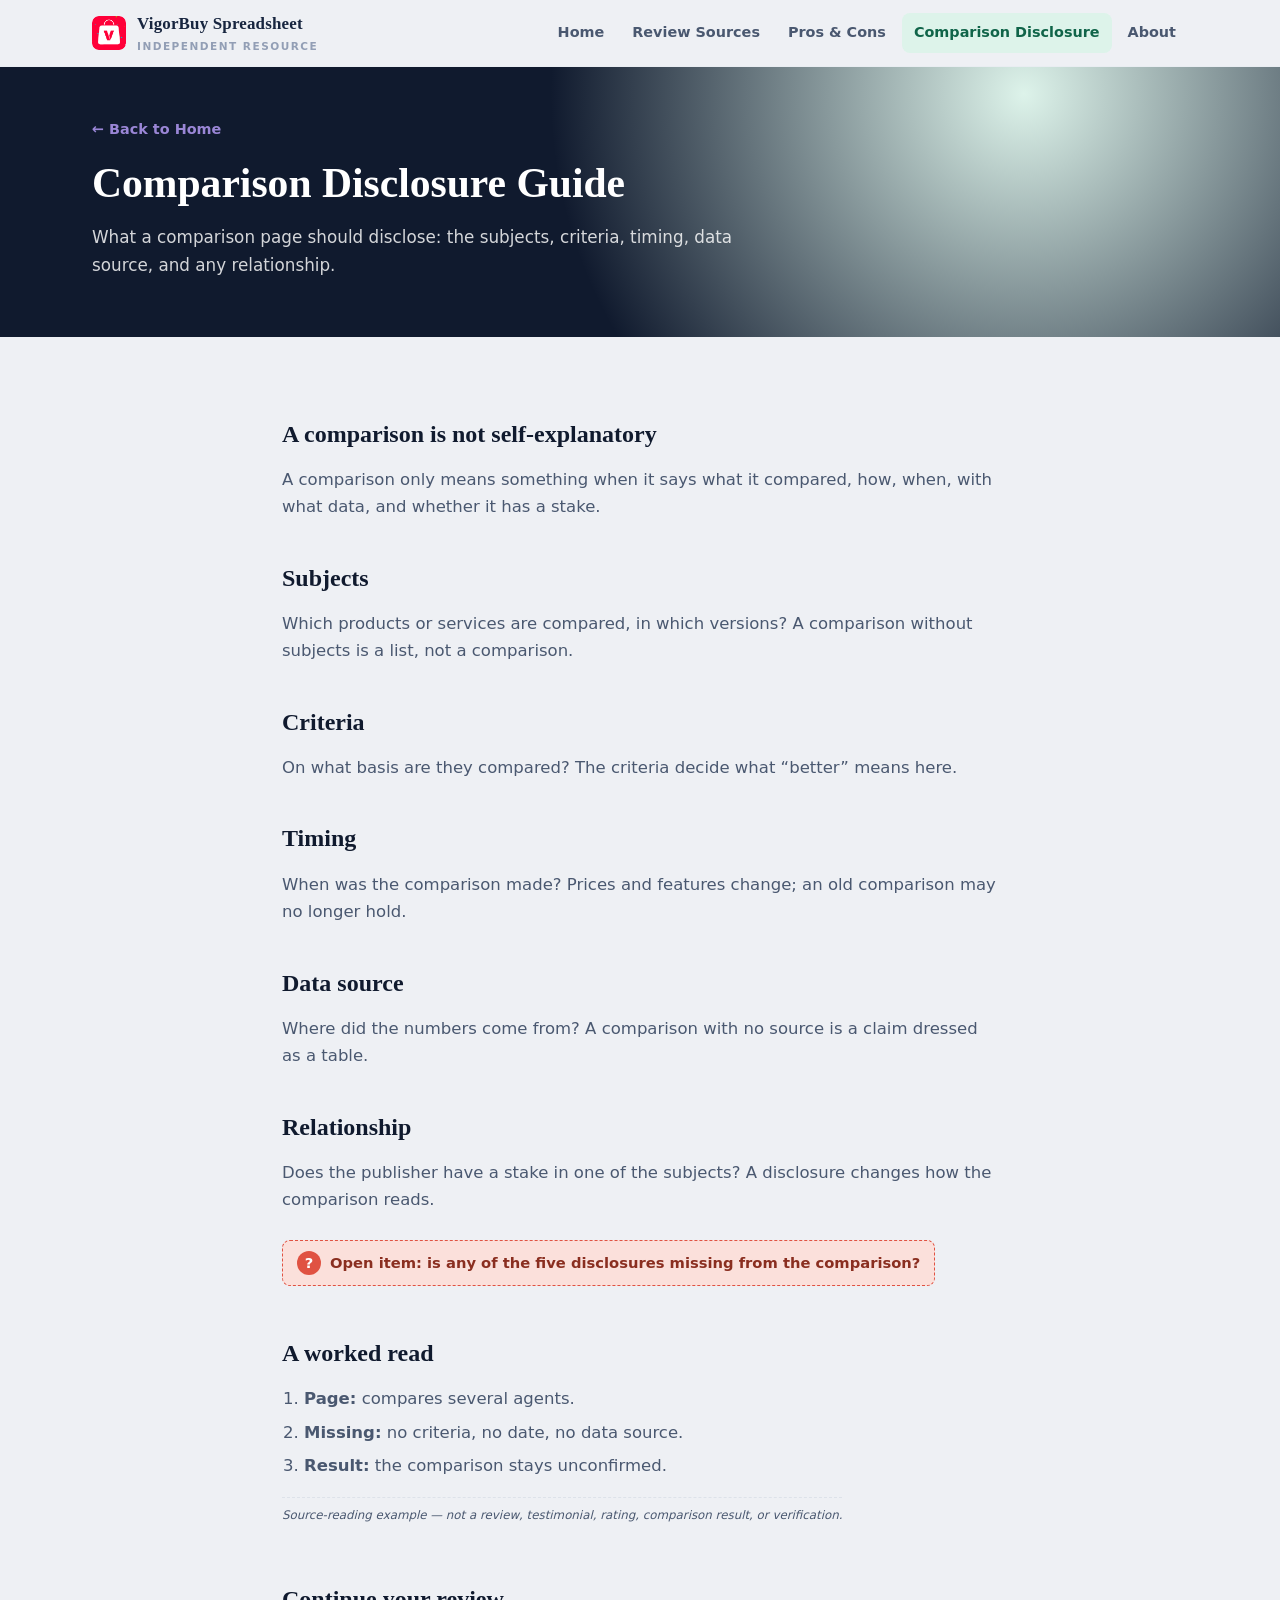
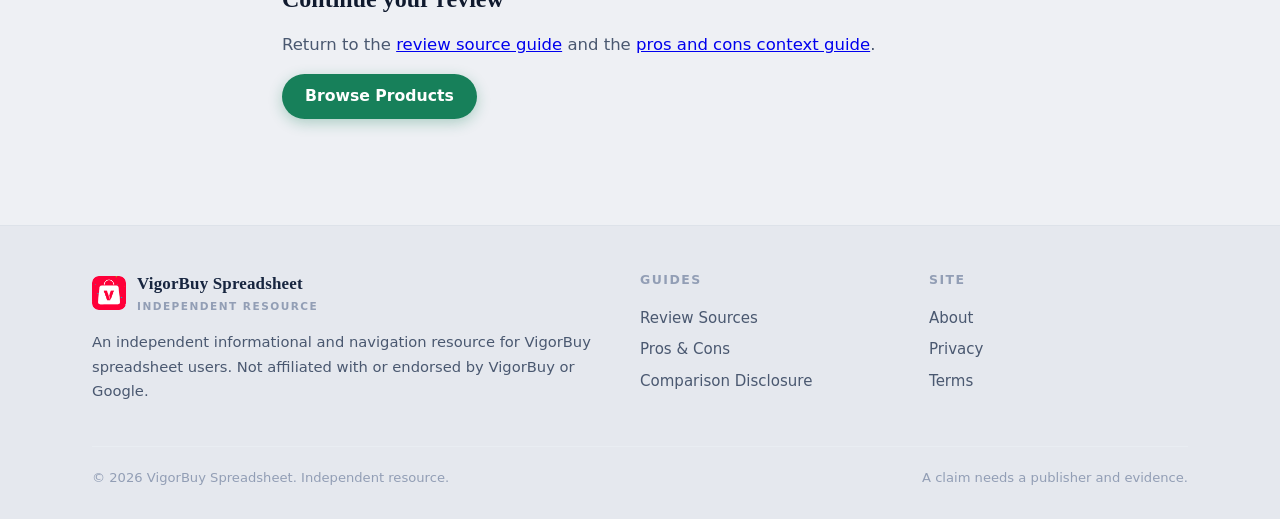
<file: comparison-disclosure-guide/index.html>
<!DOCTYPE html>
<html lang="en">
<head>
  <meta charset="UTF-8">
  <meta name="viewport" content="width=device-width, initial-scale=1.0">
  <title>Comparison Disclosure Guide | VigorBuy Spreadsheet</title>
  <meta name="description" content="What a comparison page should disclose: the subjects, criteria, timing, data source, and any relationship.">
  <link rel="canonical" href="https://repglide.github.io/vigorbuy-spreadsheet/comparison-disclosure-guide/">
  <link rel="icon" type="image/png" href="../assets/images/favicon.png">
  <link rel="stylesheet" href="../assets/css/styles.css">

  <meta property="og:type" content="article">
  <meta property="og:url" content="https://repglide.github.io/vigorbuy-spreadsheet/comparison-disclosure-guide/">
  <meta property="og:title" content="Comparison Disclosure Guide | VigorBuy Spreadsheet">
  <meta property="og:description" content="What a comparison page should disclose: the subjects, criteria, timing, data source, and any relationship.">
  <meta name="twitter:card" content="summary">

  <script type="application/ld+json">
  {
    "@context": "https://schema.org",
    "@graph": [
      { "@type": "WebSite", "@id": "https://repglide.github.io/vigorbuy-spreadsheet/#website", "url": "https://repglide.github.io/vigorbuy-spreadsheet/", "name": "VigorBuy Spreadsheet & Review-Source Guide" },
      { "@type": "BreadcrumbList", "itemListElement": [
        { "@type": "ListItem", "position": 1, "name": "Home", "item": "https://repglide.github.io/vigorbuy-spreadsheet/" },
        { "@type": "ListItem", "position": 2, "name": "Comparison Disclosure Guide", "item": "https://repglide.github.io/vigorbuy-spreadsheet/comparison-disclosure-guide/" }
      ]},
      { "@type": "Article", "@id": "https://repglide.github.io/vigorbuy-spreadsheet/comparison-disclosure-guide/#article", "headline": "Comparison Disclosure Guide", "description": "What a comparison page should disclose: the subjects, criteria, timing, data source, and any relationship.", "isPartOf": { "@id": "https://repglide.github.io/vigorbuy-spreadsheet/#website" } }
    ]
  }
  </script>
</head>
<body>
  <a href="#main-content" class="skip-link">Skip to main content</a>

  <header class="site-header">
    <div class="container header-inner">
      <a href="../index.html" class="brand" aria-label="VigorBuy Spreadsheet Home">
        <img src="../assets/images/logo.png" alt="VigorBuy logo" width="34" height="34">
        <span class="brand-name">VigorBuy Spreadsheet<small>Independent Resource</small></span>
      </a>
      <button class="mobile-nav-toggle" aria-expanded="false" aria-label="Toggle navigation menu">
        <svg viewBox="0 0 24 24" fill="none" stroke="currentColor" stroke-width="2" width="22" height="22"><line x1="3" y1="6" x2="21" y2="6"></line><line x1="3" y1="12" x2="21" y2="12"></line><line x1="3" y1="18" x2="21" y2="18"></line></svg>
      </button>
      <nav class="main-nav" aria-label="Primary Navigation">
        <ul>
          <li><a href="../index.html">Home</a></li>
          <li><a href="../review-source-guide/">Review Sources</a></li>
          <li><a href="../pros-cons-context-guide/">Pros &amp; Cons</a></li>
          <li><a href="../comparison-disclosure-guide/" class="active">Comparison Disclosure</a></li>
          <li><a href="../about/">About</a></li>
        </ul>
      </nav>
    </div>
  </header>

  <main id="main-content">
    <section class="page-hero">
      <div class="container">
        <a class="back-link" href="../index.html">← Back to Home</a>
        <h1>Comparison Disclosure Guide</h1>
        <p>What a comparison page should disclose: the subjects, criteria, timing, data source, and any relationship.</p>
      </div>
    </section>

    <div class="article-body">
      <h2>A comparison is not self-explanatory</h2>
      <p>A comparison only means something when it says what it compared, how, when, with what data, and whether it has a stake.</p>

      <h2>Subjects</h2>
      <p>Which products or services are compared, in which versions? A comparison without subjects is a list, not a comparison.</p>

      <h2>Criteria</h2>
      <p>On what basis are they compared? The criteria decide what &ldquo;better&rdquo; means here.</p>

      <h2>Timing</h2>
      <p>When was the comparison made? Prices and features change; an old comparison may no longer hold.</p>

      <h2>Data source</h2>
      <p>Where did the numbers come from? A comparison with no source is a claim dressed as a table.</p>

      <h2>Relationship</h2>
      <p>Does the publisher have a stake in one of the subjects? A disclosure changes how the comparison reads.</p>

      <div class="open-note"><span class="qmark">?</span>Open item: is any of the five disclosures missing from the comparison?</div>

      <h2>A worked read</h2>
      <ol>
        <li><strong>Page:</strong> compares several agents.</li>
        <li><strong>Missing:</strong> no criteria, no date, no data source.</li>
        <li><strong>Result:</strong> the comparison stays unconfirmed.</li>
      </ol>
      <p class="example-flag">Source-reading example — not a review, testimonial, rating, comparison result, or verification.</p>

      <h2>Continue your review</h2>
      <p>Return to the <a href="../review-source-guide/">review source guide</a> and the <a href="../pros-cons-context-guide/">pros and cons context guide</a>.</p>
      <p><a href="https://repglide.com/?agent=vigorbuy" class="btn btn-primary" target="_blank" rel="nofollow noopener">Browse Products</a></p>
    </div>
  </main>

  <footer class="site-footer">
    <div class="container">
      <div class="footer-grid">
        <div class="footer-brand">
          <a href="../index.html" class="brand" aria-label="VigorBuy Spreadsheet Home">
            <img src="../assets/images/logo.png" alt="VigorBuy logo" width="30" height="30">
            <span class="brand-name">VigorBuy Spreadsheet<small>Independent Resource</small></span>
          </a>
          <p>An independent informational and navigation resource for VigorBuy spreadsheet users. Not affiliated with or endorsed by VigorBuy or Google.</p>
        </div>
        <div class="footer-col">
          <h4>Guides</h4>
          <ul>
            <li><a href="../review-source-guide/">Review Sources</a></li>
            <li><a href="../pros-cons-context-guide/">Pros &amp; Cons</a></li>
            <li><a href="../comparison-disclosure-guide/">Comparison Disclosure</a></li>
          </ul>
        </div>
        <div class="footer-col">
          <h4>Site</h4>
          <ul>
            <li><a href="../about/">About</a></li>
            <li><a href="../privacy/">Privacy</a></li>
            <li><a href="../terms/">Terms</a></li>
          </ul>
        </div>
      </div>
      <div class="footer-bottom">
        <span>&copy; <span id="year">2026</span> VigorBuy Spreadsheet. Independent resource.</span>
        <span>A claim needs a publisher and evidence.</span>
      </div>
    </div>
  </footer>

  <script src="../assets/js/main.js"></script>
</body>
</html>
</file>
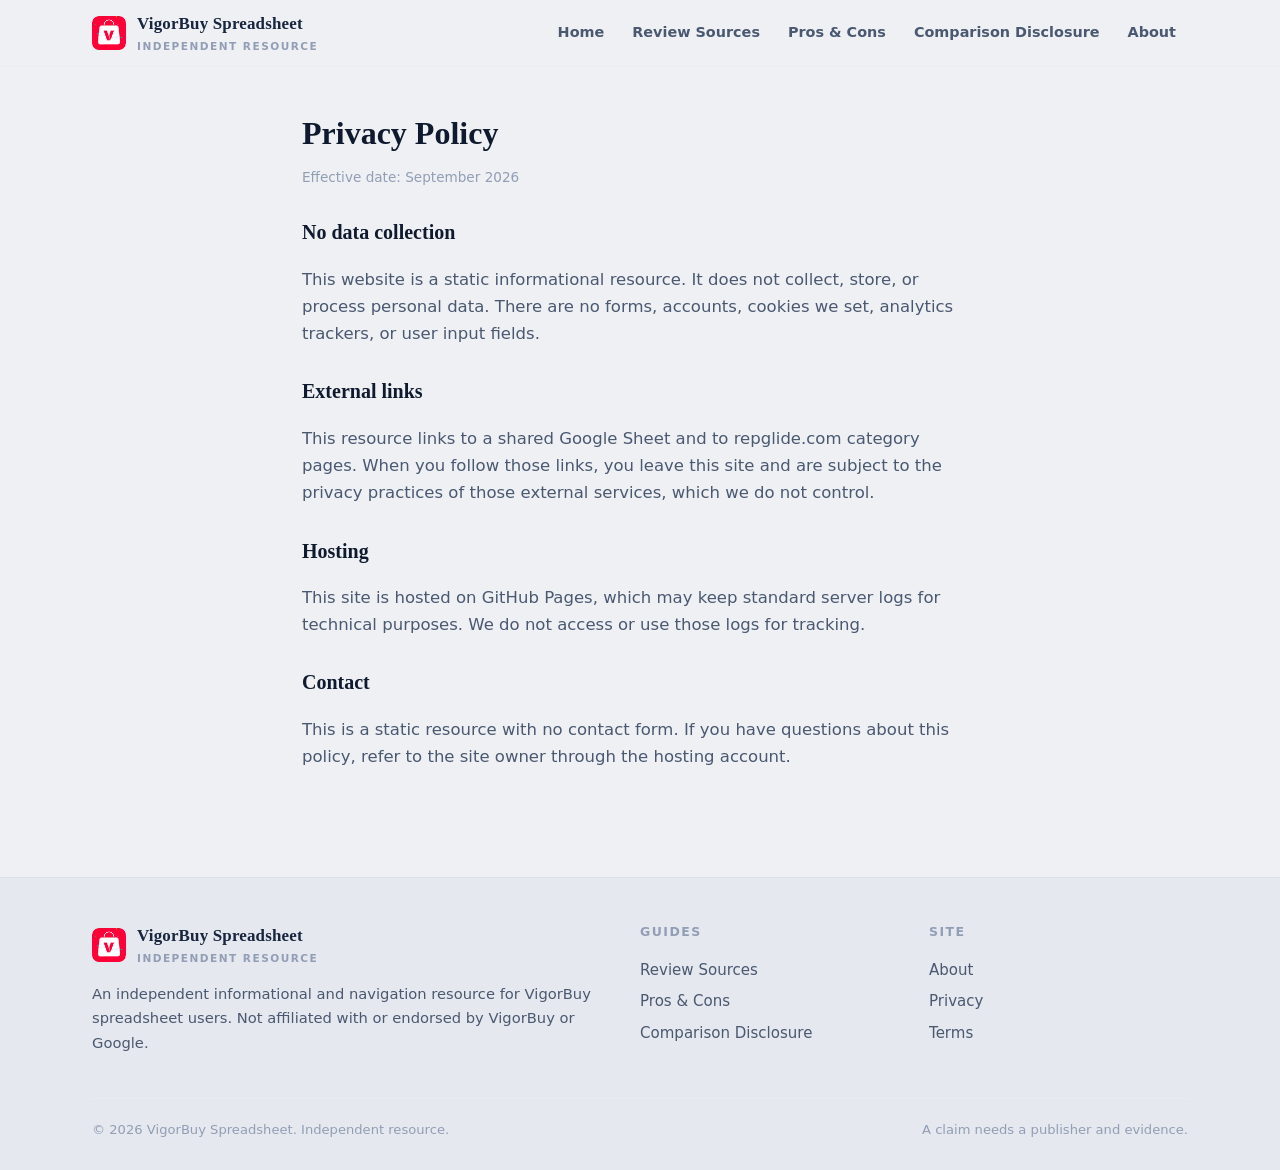
<file: privacy/index.html>
<!DOCTYPE html>
<html lang="en">
<head>
  <meta charset="UTF-8">
  <meta name="viewport" content="width=device-width, initial-scale=1.0">
  <title>Privacy Policy | VigorBuy Spreadsheet</title>
  <meta name="description" content="Privacy policy for the VigorBuy Spreadsheet independent informational and navigation resource.">
  <link rel="canonical" href="https://repglide.github.io/vigorbuy-spreadsheet/privacy/">
  <link rel="icon" type="image/png" href="../assets/images/favicon.png">
  <link rel="stylesheet" href="../assets/css/styles.css">
</head>
<body>
  <a href="#main-content" class="skip-link">Skip to main content</a>

  <header class="site-header">
    <div class="container header-inner">
      <a href="../index.html" class="brand" aria-label="VigorBuy Spreadsheet Home">
        <img src="../assets/images/logo.png" alt="VigorBuy logo" width="34" height="34">
        <span class="brand-name">VigorBuy Spreadsheet<small>Independent Resource</small></span>
      </a>
      <button class="mobile-nav-toggle" aria-expanded="false" aria-label="Toggle navigation menu">
        <svg viewBox="0 0 24 24" fill="none" stroke="currentColor" stroke-width="2" width="22" height="22"><line x1="3" y1="6" x2="21" y2="6"></line><line x1="3" y1="12" x2="21" y2="12"></line><line x1="3" y1="18" x2="21" y2="18"></line></svg>
      </button>
      <nav class="main-nav" aria-label="Primary Navigation">
        <ul>
          <li><a href="../index.html">Home</a></li>
          <li><a href="../review-source-guide/">Review Sources</a></li>
          <li><a href="../pros-cons-context-guide/">Pros &amp; Cons</a></li>
          <li><a href="../comparison-disclosure-guide/">Comparison Disclosure</a></li>
          <li><a href="../about/">About</a></li>
        </ul>
      </nav>
    </div>
  </header>

  <main id="main-content">
    <div class="legal-body">
      <h1>Privacy Policy</h1>
      <div class="legal-date">Effective date: September 2026</div>

      <h2>No data collection</h2>
      <p>This website is a static informational resource. It does not collect, store, or process personal data. There are no forms, accounts, cookies we set, analytics trackers, or user input fields.</p>

      <h2>External links</h2>
      <p>This resource links to a shared Google Sheet and to repglide.com category pages. When you follow those links, you leave this site and are subject to the privacy practices of those external services, which we do not control.</p>

      <h2>Hosting</h2>
      <p>This site is hosted on GitHub Pages, which may keep standard server logs for technical purposes. We do not access or use those logs for tracking.</p>

      <h2>Contact</h2>
      <p>This is a static resource with no contact form. If you have questions about this policy, refer to the site owner through the hosting account.</p>
    </div>
  </main>

  <footer class="site-footer">
    <div class="container">
      <div class="footer-grid">
        <div class="footer-brand">
          <a href="../index.html" class="brand" aria-label="VigorBuy Spreadsheet Home">
            <img src="../assets/images/logo.png" alt="VigorBuy logo" width="30" height="30">
            <span class="brand-name">VigorBuy Spreadsheet<small>Independent Resource</small></span>
          </a>
          <p>An independent informational and navigation resource for VigorBuy spreadsheet users. Not affiliated with or endorsed by VigorBuy or Google.</p>
        </div>
        <div class="footer-col">
          <h4>Guides</h4>
          <ul>
            <li><a href="../review-source-guide/">Review Sources</a></li>
            <li><a href="../pros-cons-context-guide/">Pros &amp; Cons</a></li>
            <li><a href="../comparison-disclosure-guide/">Comparison Disclosure</a></li>
          </ul>
        </div>
        <div class="footer-col">
          <h4>Site</h4>
          <ul>
            <li><a href="../about/">About</a></li>
            <li><a href="../privacy/">Privacy</a></li>
            <li><a href="../terms/">Terms</a></li>
          </ul>
        </div>
      </div>
      <div class="footer-bottom">
        <span>&copy; <span id="year">2026</span> VigorBuy Spreadsheet. Independent resource.</span>
        <span>A claim needs a publisher and evidence.</span>
      </div>
    </div>
  </footer>

  <script src="../assets/js/main.js"></script>
</body>
</html>
</file>
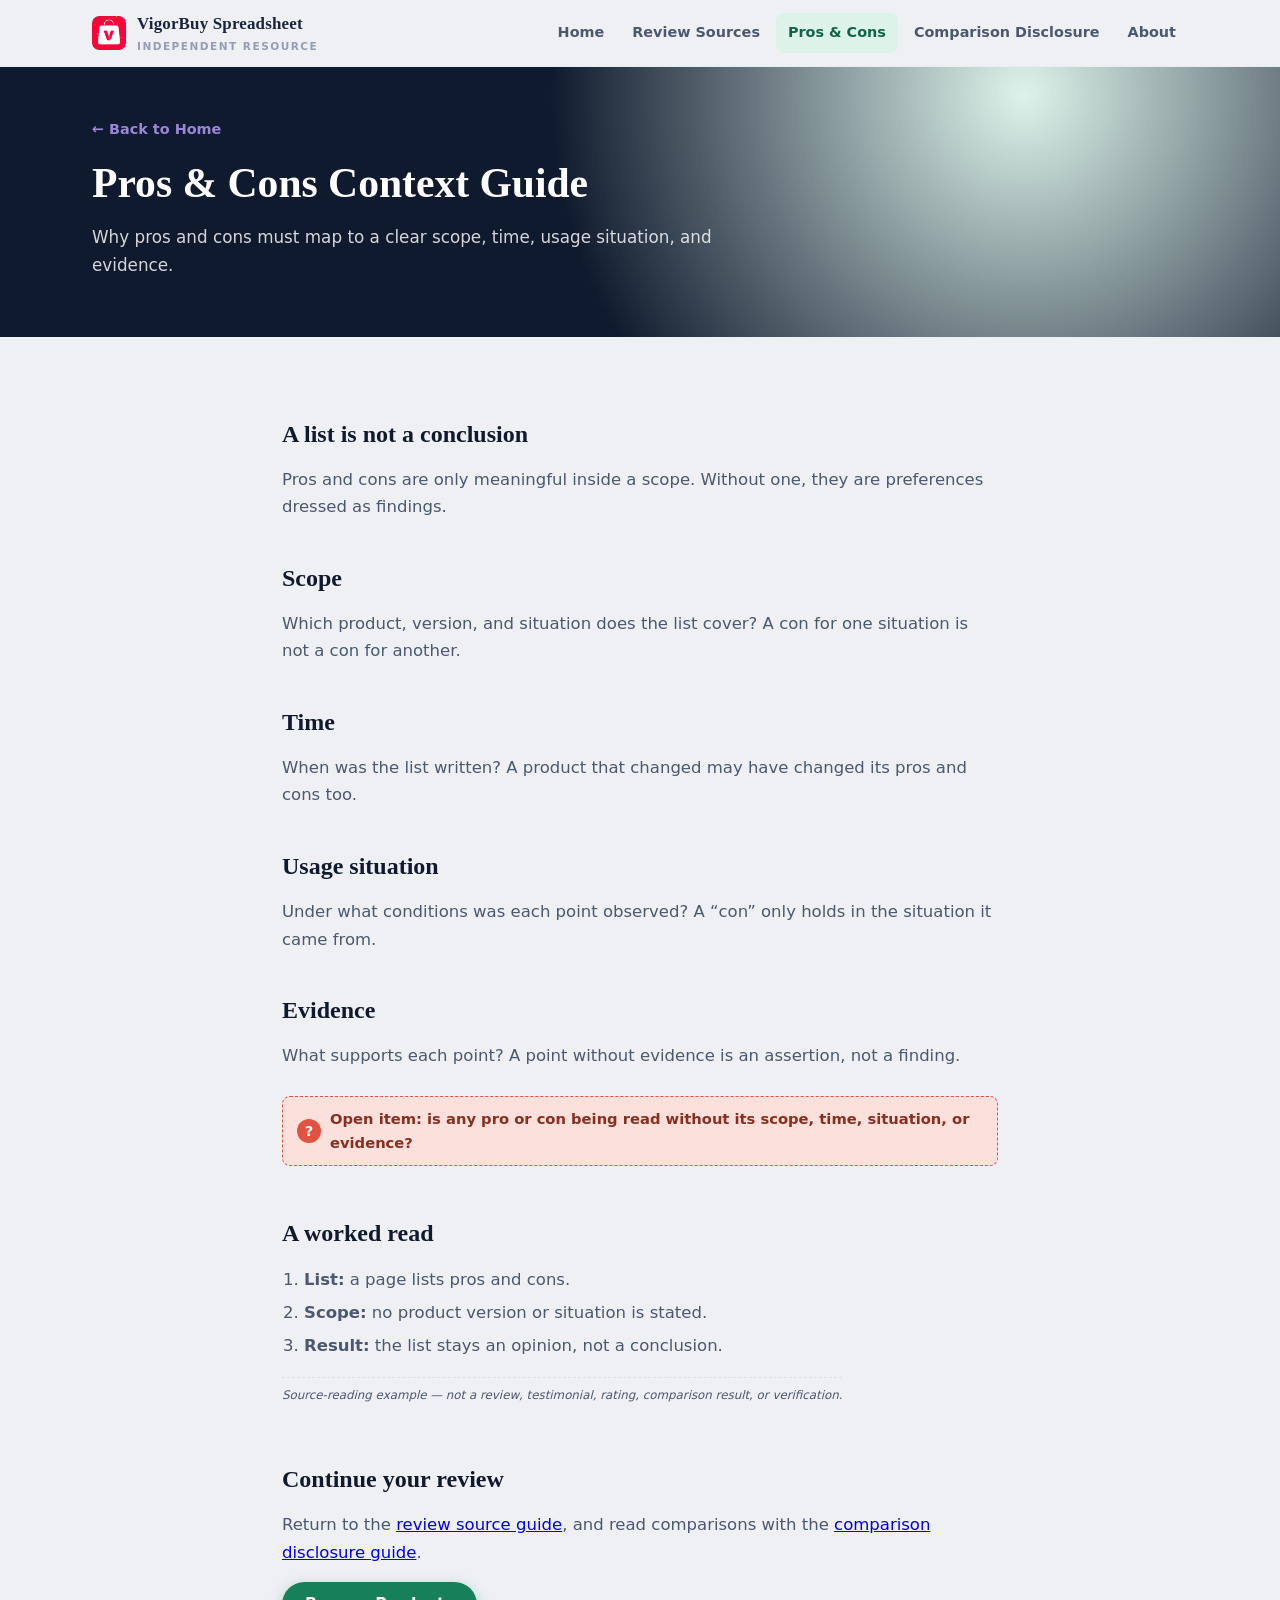
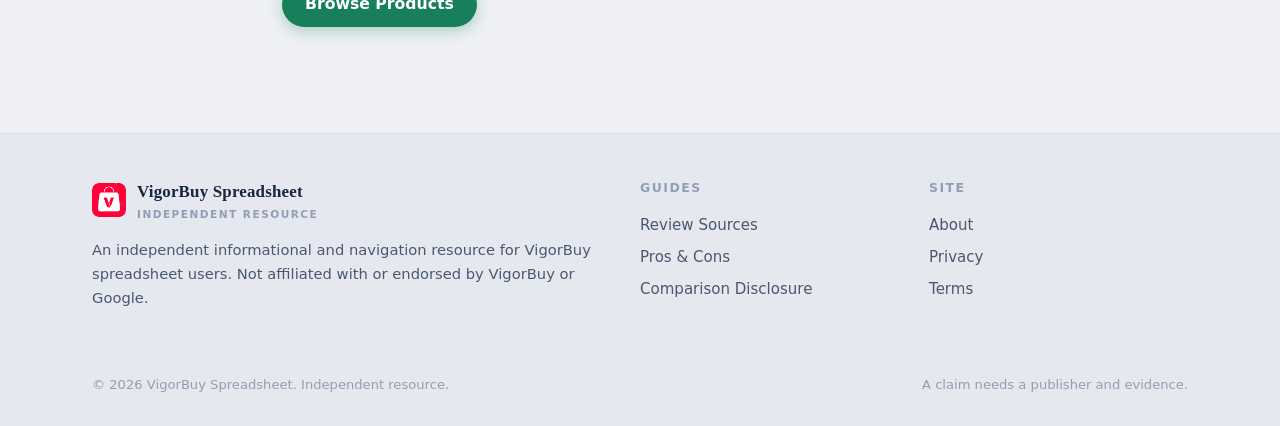
<file: pros-cons-context-guide/index.html>
<!DOCTYPE html>
<html lang="en">
<head>
  <meta charset="UTF-8">
  <meta name="viewport" content="width=device-width, initial-scale=1.0">
  <title>Pros &amp; Cons Context Guide | VigorBuy Spreadsheet</title>
  <meta name="description" content="Why pros and cons must map to a clear scope, time, usage situation, and evidence.">
  <link rel="canonical" href="https://repglide.github.io/vigorbuy-spreadsheet/pros-cons-context-guide/">
  <link rel="icon" type="image/png" href="../assets/images/favicon.png">
  <link rel="stylesheet" href="../assets/css/styles.css">

  <meta property="og:type" content="article">
  <meta property="og:url" content="https://repglide.github.io/vigorbuy-spreadsheet/pros-cons-context-guide/">
  <meta property="og:title" content="Pros &amp; Cons Context Guide | VigorBuy Spreadsheet">
  <meta property="og:description" content="Why pros and cons must map to a clear scope, time, usage situation, and evidence.">
  <meta name="twitter:card" content="summary">

  <script type="application/ld+json">
  {
    "@context": "https://schema.org",
    "@graph": [
      { "@type": "WebSite", "@id": "https://repglide.github.io/vigorbuy-spreadsheet/#website", "url": "https://repglide.github.io/vigorbuy-spreadsheet/", "name": "VigorBuy Spreadsheet & Review-Source Guide" },
      { "@type": "BreadcrumbList", "itemListElement": [
        { "@type": "ListItem", "position": 1, "name": "Home", "item": "https://repglide.github.io/vigorbuy-spreadsheet/" },
        { "@type": "ListItem", "position": 2, "name": "Pros & Cons Context Guide", "item": "https://repglide.github.io/vigorbuy-spreadsheet/pros-cons-context-guide/" }
      ]},
      { "@type": "Article", "@id": "https://repglide.github.io/vigorbuy-spreadsheet/pros-cons-context-guide/#article", "headline": "Pros & Cons Context Guide", "description": "Why pros and cons must map to a clear scope, time, usage situation, and evidence.", "isPartOf": { "@id": "https://repglide.github.io/vigorbuy-spreadsheet/#website" } }
    ]
  }
  </script>
</head>
<body>
  <a href="#main-content" class="skip-link">Skip to main content</a>

  <header class="site-header">
    <div class="container header-inner">
      <a href="../index.html" class="brand" aria-label="VigorBuy Spreadsheet Home">
        <img src="../assets/images/logo.png" alt="VigorBuy logo" width="34" height="34">
        <span class="brand-name">VigorBuy Spreadsheet<small>Independent Resource</small></span>
      </a>
      <button class="mobile-nav-toggle" aria-expanded="false" aria-label="Toggle navigation menu">
        <svg viewBox="0 0 24 24" fill="none" stroke="currentColor" stroke-width="2" width="22" height="22"><line x1="3" y1="6" x2="21" y2="6"></line><line x1="3" y1="12" x2="21" y2="12"></line><line x1="3" y1="18" x2="21" y2="18"></line></svg>
      </button>
      <nav class="main-nav" aria-label="Primary Navigation">
        <ul>
          <li><a href="../index.html">Home</a></li>
          <li><a href="../review-source-guide/">Review Sources</a></li>
          <li><a href="../pros-cons-context-guide/" class="active">Pros &amp; Cons</a></li>
          <li><a href="../comparison-disclosure-guide/">Comparison Disclosure</a></li>
          <li><a href="../about/">About</a></li>
        </ul>
      </nav>
    </div>
  </header>

  <main id="main-content">
    <section class="page-hero">
      <div class="container">
        <a class="back-link" href="../index.html">← Back to Home</a>
        <h1>Pros &amp; Cons Context Guide</h1>
        <p>Why pros and cons must map to a clear scope, time, usage situation, and evidence.</p>
      </div>
    </section>

    <div class="article-body">
      <h2>A list is not a conclusion</h2>
      <p>Pros and cons are only meaningful inside a scope. Without one, they are preferences dressed as findings.</p>

      <h2>Scope</h2>
      <p>Which product, version, and situation does the list cover? A con for one situation is not a con for another.</p>

      <h2>Time</h2>
      <p>When was the list written? A product that changed may have changed its pros and cons too.</p>

      <h2>Usage situation</h2>
      <p>Under what conditions was each point observed? A &ldquo;con&rdquo; only holds in the situation it came from.</p>

      <h2>Evidence</h2>
      <p>What supports each point? A point without evidence is an assertion, not a finding.</p>

      <div class="open-note"><span class="qmark">?</span>Open item: is any pro or con being read without its scope, time, situation, or evidence?</div>

      <h2>A worked read</h2>
      <ol>
        <li><strong>List:</strong> a page lists pros and cons.</li>
        <li><strong>Scope:</strong> no product version or situation is stated.</li>
        <li><strong>Result:</strong> the list stays an opinion, not a conclusion.</li>
      </ol>
      <p class="example-flag">Source-reading example — not a review, testimonial, rating, comparison result, or verification.</p>

      <h2>Continue your review</h2>
      <p>Return to the <a href="../review-source-guide/">review source guide</a>, and read comparisons with the <a href="../comparison-disclosure-guide/">comparison disclosure guide</a>.</p>
      <p><a href="https://repglide.com/?agent=vigorbuy" class="btn btn-primary" target="_blank" rel="nofollow noopener">Browse Products</a></p>
    </div>
  </main>

  <footer class="site-footer">
    <div class="container">
      <div class="footer-grid">
        <div class="footer-brand">
          <a href="../index.html" class="brand" aria-label="VigorBuy Spreadsheet Home">
            <img src="../assets/images/logo.png" alt="VigorBuy logo" width="30" height="30">
            <span class="brand-name">VigorBuy Spreadsheet<small>Independent Resource</small></span>
          </a>
          <p>An independent informational and navigation resource for VigorBuy spreadsheet users. Not affiliated with or endorsed by VigorBuy or Google.</p>
        </div>
        <div class="footer-col">
          <h4>Guides</h4>
          <ul>
            <li><a href="../review-source-guide/">Review Sources</a></li>
            <li><a href="../pros-cons-context-guide/">Pros &amp; Cons</a></li>
            <li><a href="../comparison-disclosure-guide/">Comparison Disclosure</a></li>
          </ul>
        </div>
        <div class="footer-col">
          <h4>Site</h4>
          <ul>
            <li><a href="../about/">About</a></li>
            <li><a href="../privacy/">Privacy</a></li>
            <li><a href="../terms/">Terms</a></li>
          </ul>
        </div>
      </div>
      <div class="footer-bottom">
        <span>&copy; <span id="year">2026</span> VigorBuy Spreadsheet. Independent resource.</span>
        <span>A claim needs a publisher and evidence.</span>
      </div>
    </div>
  </footer>

  <script src="../assets/js/main.js"></script>
</body>
</html>
</file>
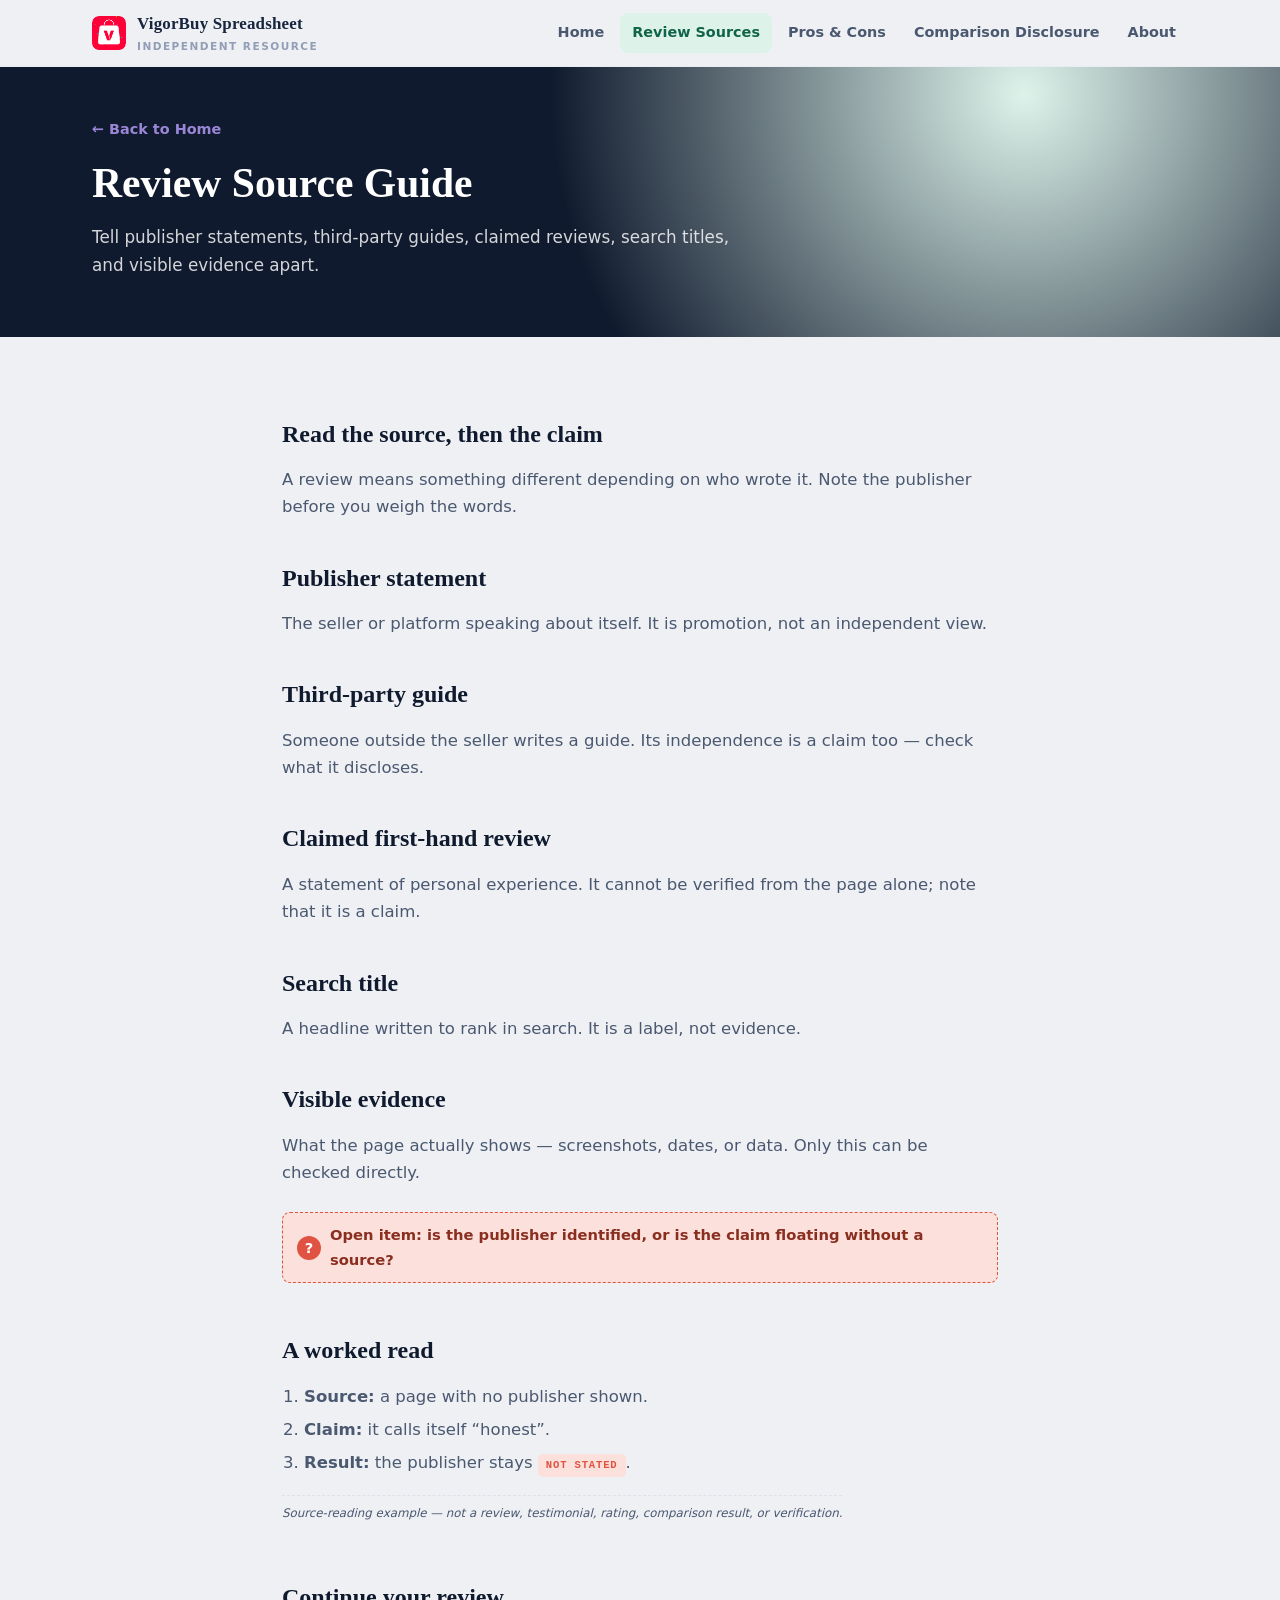
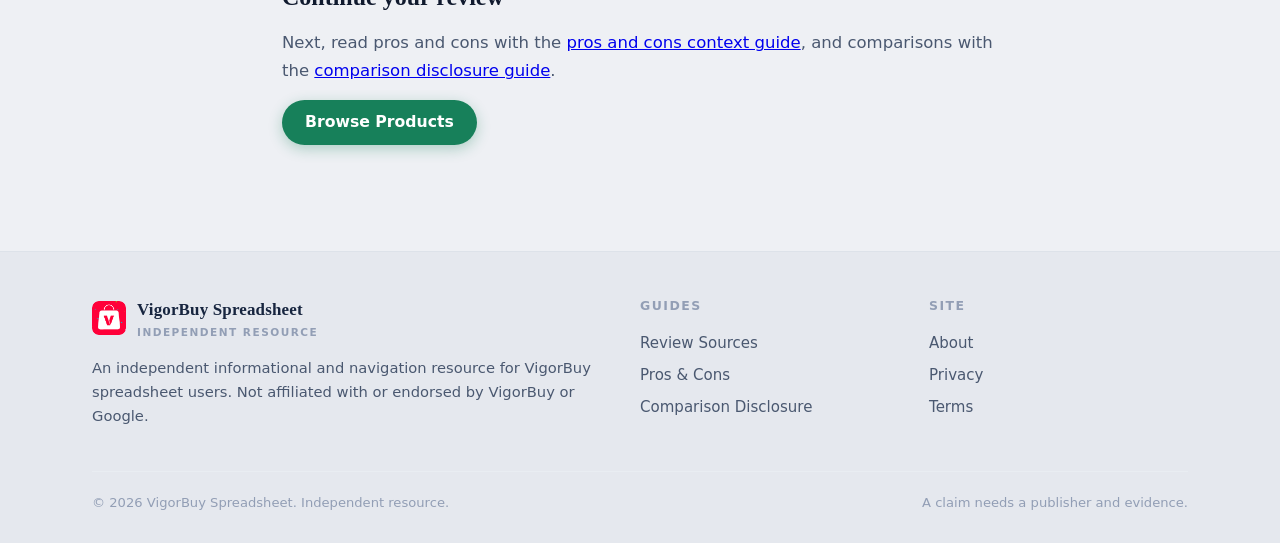
<file: review-source-guide/index.html>
<!DOCTYPE html>
<html lang="en">
<head>
  <meta charset="UTF-8">
  <meta name="viewport" content="width=device-width, initial-scale=1.0">
  <title>Review Source Guide | VigorBuy Spreadsheet</title>
  <meta name="description" content="Tell publisher statements, third-party guides, claimed reviews, search titles, and visible evidence apart.">
  <link rel="canonical" href="https://repglide.github.io/vigorbuy-spreadsheet/review-source-guide/">
  <link rel="icon" type="image/png" href="../assets/images/favicon.png">
  <link rel="stylesheet" href="../assets/css/styles.css">

  <meta property="og:type" content="article">
  <meta property="og:url" content="https://repglide.github.io/vigorbuy-spreadsheet/review-source-guide/">
  <meta property="og:title" content="Review Source Guide | VigorBuy Spreadsheet">
  <meta property="og:description" content="Tell publisher statements, third-party guides, claimed reviews, search titles, and visible evidence apart.">
  <meta name="twitter:card" content="summary">

  <script type="application/ld+json">
  {
    "@context": "https://schema.org",
    "@graph": [
      { "@type": "WebSite", "@id": "https://repglide.github.io/vigorbuy-spreadsheet/#website", "url": "https://repglide.github.io/vigorbuy-spreadsheet/", "name": "VigorBuy Spreadsheet & Review-Source Guide" },
      { "@type": "BreadcrumbList", "itemListElement": [
        { "@type": "ListItem", "position": 1, "name": "Home", "item": "https://repglide.github.io/vigorbuy-spreadsheet/" },
        { "@type": "ListItem", "position": 2, "name": "Review Source Guide", "item": "https://repglide.github.io/vigorbuy-spreadsheet/review-source-guide/" }
      ]},
      { "@type": "Article", "@id": "https://repglide.github.io/vigorbuy-spreadsheet/review-source-guide/#article", "headline": "Review Source Guide", "description": "Tell publisher statements, third-party guides, claimed reviews, search titles, and visible evidence apart.", "isPartOf": { "@id": "https://repglide.github.io/vigorbuy-spreadsheet/#website" } }
    ]
  }
  </script>
</head>
<body>
  <a href="#main-content" class="skip-link">Skip to main content</a>

  <header class="site-header">
    <div class="container header-inner">
      <a href="../index.html" class="brand" aria-label="VigorBuy Spreadsheet Home">
        <img src="../assets/images/logo.png" alt="VigorBuy logo" width="34" height="34">
        <span class="brand-name">VigorBuy Spreadsheet<small>Independent Resource</small></span>
      </a>
      <button class="mobile-nav-toggle" aria-expanded="false" aria-label="Toggle navigation menu">
        <svg viewBox="0 0 24 24" fill="none" stroke="currentColor" stroke-width="2" width="22" height="22"><line x1="3" y1="6" x2="21" y2="6"></line><line x1="3" y1="12" x2="21" y2="12"></line><line x1="3" y1="18" x2="21" y2="18"></line></svg>
      </button>
      <nav class="main-nav" aria-label="Primary Navigation">
        <ul>
          <li><a href="../index.html">Home</a></li>
          <li><a href="../review-source-guide/" class="active">Review Sources</a></li>
          <li><a href="../pros-cons-context-guide/">Pros &amp; Cons</a></li>
          <li><a href="../comparison-disclosure-guide/">Comparison Disclosure</a></li>
          <li><a href="../about/">About</a></li>
        </ul>
      </nav>
    </div>
  </header>

  <main id="main-content">
    <section class="page-hero">
      <div class="container">
        <a class="back-link" href="../index.html">← Back to Home</a>
        <h1>Review Source Guide</h1>
        <p>Tell publisher statements, third-party guides, claimed reviews, search titles, and visible evidence apart.</p>
      </div>
    </section>

    <div class="article-body">
      <h2>Read the source, then the claim</h2>
      <p>A review means something different depending on who wrote it. Note the publisher before you weigh the words.</p>

      <h2>Publisher statement</h2>
      <p>The seller or platform speaking about itself. It is promotion, not an independent view.</p>

      <h2>Third-party guide</h2>
      <p>Someone outside the seller writes a guide. Its independence is a claim too — check what it discloses.</p>

      <h2>Claimed first-hand review</h2>
      <p>A statement of personal experience. It cannot be verified from the page alone; note that it is a claim.</p>

      <h2>Search title</h2>
      <p>A headline written to rank in search. It is a label, not evidence.</p>

      <h2>Visible evidence</h2>
      <p>What the page actually shows — screenshots, dates, or data. Only this can be checked directly.</p>

      <div class="open-note"><span class="qmark">?</span>Open item: is the publisher identified, or is the claim floating without a source?</div>

      <h2>A worked read</h2>
      <ol>
        <li><strong>Source:</strong> a page with no publisher shown.</li>
        <li><strong>Claim:</strong> it calls itself &ldquo;honest&rdquo;.</li>
        <li><strong>Result:</strong> the publisher stays <span class="not-stated">Not stated</span>.</li>
      </ol>
      <p class="example-flag">Source-reading example — not a review, testimonial, rating, comparison result, or verification.</p>

      <h2>Continue your review</h2>
      <p>Next, read pros and cons with the <a href="../pros-cons-context-guide/">pros and cons context guide</a>, and comparisons with the <a href="../comparison-disclosure-guide/">comparison disclosure guide</a>.</p>
      <p><a href="https://repglide.com/?agent=vigorbuy" class="btn btn-primary" target="_blank" rel="nofollow noopener">Browse Products</a></p>
    </div>
  </main>

  <footer class="site-footer">
    <div class="container">
      <div class="footer-grid">
        <div class="footer-brand">
          <a href="../index.html" class="brand" aria-label="VigorBuy Spreadsheet Home">
            <img src="../assets/images/logo.png" alt="VigorBuy logo" width="30" height="30">
            <span class="brand-name">VigorBuy Spreadsheet<small>Independent Resource</small></span>
          </a>
          <p>An independent informational and navigation resource for VigorBuy spreadsheet users. Not affiliated with or endorsed by VigorBuy or Google.</p>
        </div>
        <div class="footer-col">
          <h4>Guides</h4>
          <ul>
            <li><a href="../review-source-guide/">Review Sources</a></li>
            <li><a href="../pros-cons-context-guide/">Pros &amp; Cons</a></li>
            <li><a href="../comparison-disclosure-guide/">Comparison Disclosure</a></li>
          </ul>
        </div>
        <div class="footer-col">
          <h4>Site</h4>
          <ul>
            <li><a href="../about/">About</a></li>
            <li><a href="../privacy/">Privacy</a></li>
            <li><a href="../terms/">Terms</a></li>
          </ul>
        </div>
      </div>
      <div class="footer-bottom">
        <span>&copy; <span id="year">2026</span> VigorBuy Spreadsheet. Independent resource.</span>
        <span>A claim needs a publisher and evidence.</span>
      </div>
    </div>
  </footer>

  <script src="../assets/js/main.js"></script>
</body>
</html>
</file>
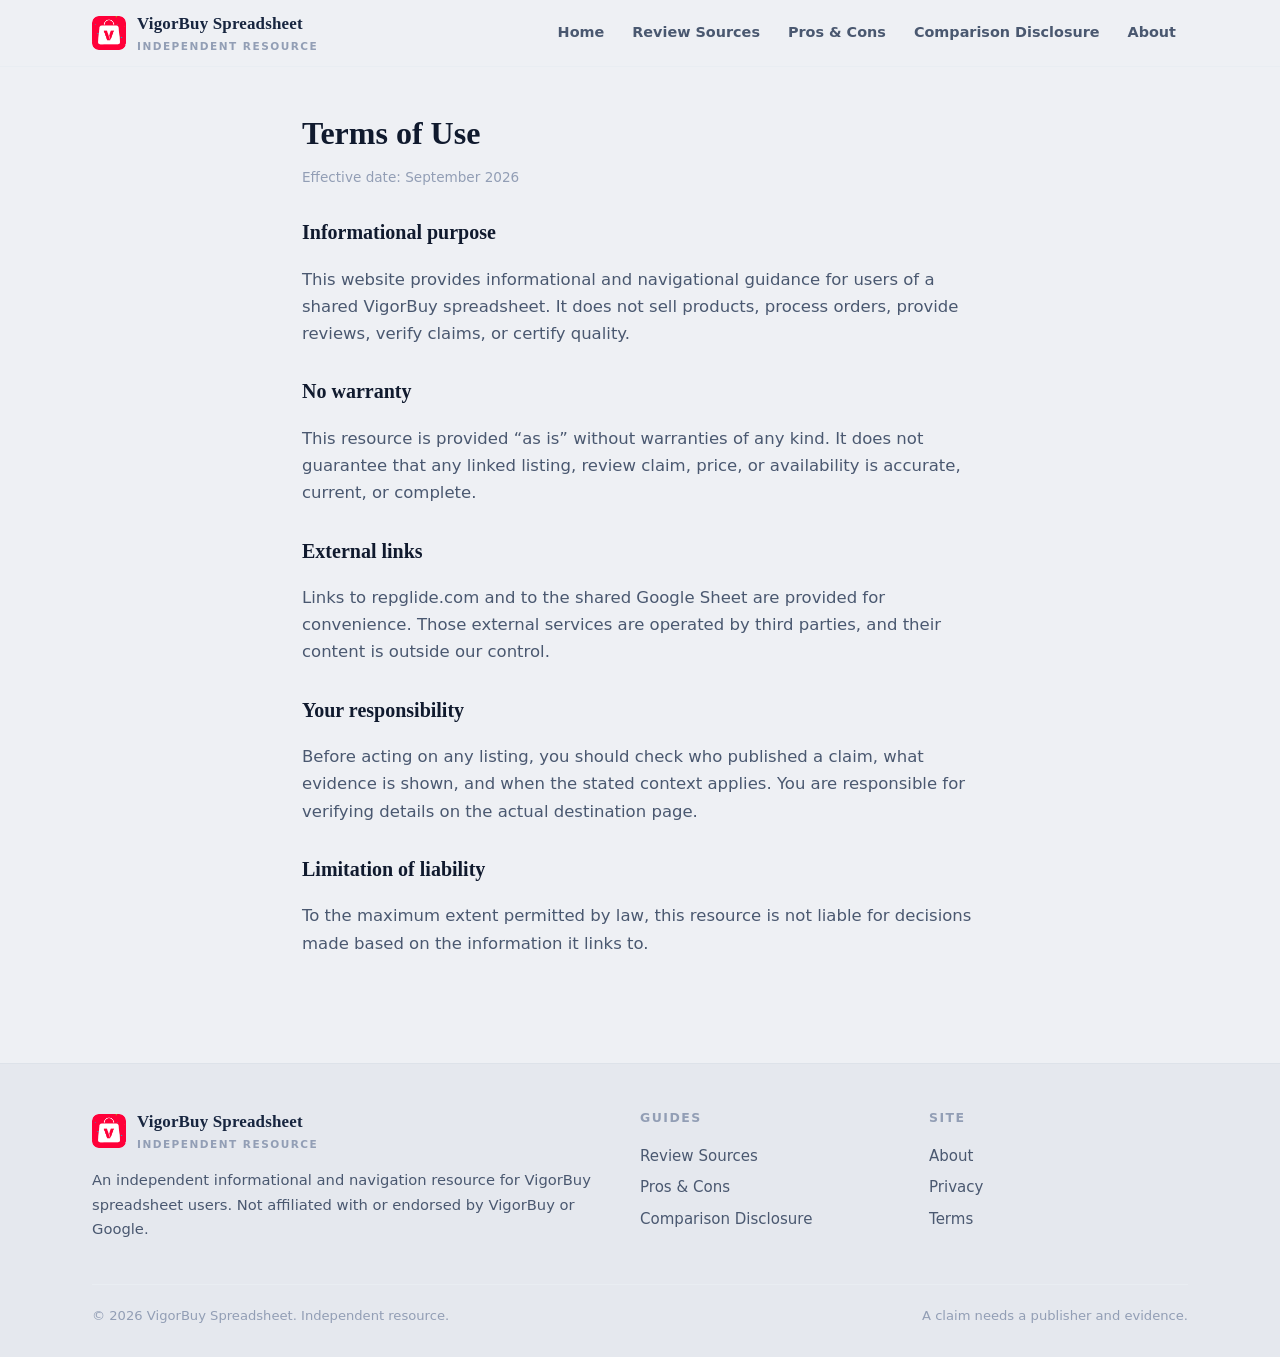
<file: terms/index.html>
<!DOCTYPE html>
<html lang="en">
<head>
  <meta charset="UTF-8">
  <meta name="viewport" content="width=device-width, initial-scale=1.0">
  <title>Terms of Use | VigorBuy Spreadsheet</title>
  <meta name="description" content="Terms of use for the VigorBuy Spreadsheet independent informational and navigation resource.">
  <link rel="canonical" href="https://repglide.github.io/vigorbuy-spreadsheet/terms/">
  <link rel="icon" type="image/png" href="../assets/images/favicon.png">
  <link rel="stylesheet" href="../assets/css/styles.css">
</head>
<body>
  <a href="#main-content" class="skip-link">Skip to main content</a>

  <header class="site-header">
    <div class="container header-inner">
      <a href="../index.html" class="brand" aria-label="VigorBuy Spreadsheet Home">
        <img src="../assets/images/logo.png" alt="VigorBuy logo" width="34" height="34">
        <span class="brand-name">VigorBuy Spreadsheet<small>Independent Resource</small></span>
      </a>
      <button class="mobile-nav-toggle" aria-expanded="false" aria-label="Toggle navigation menu">
        <svg viewBox="0 0 24 24" fill="none" stroke="currentColor" stroke-width="2" width="22" height="22"><line x1="3" y1="6" x2="21" y2="6"></line><line x1="3" y1="12" x2="21" y2="12"></line><line x1="3" y1="18" x2="21" y2="18"></line></svg>
      </button>
      <nav class="main-nav" aria-label="Primary Navigation">
        <ul>
          <li><a href="../index.html">Home</a></li>
          <li><a href="../review-source-guide/">Review Sources</a></li>
          <li><a href="../pros-cons-context-guide/">Pros &amp; Cons</a></li>
          <li><a href="../comparison-disclosure-guide/">Comparison Disclosure</a></li>
          <li><a href="../about/">About</a></li>
        </ul>
      </nav>
    </div>
  </header>

  <main id="main-content">
    <div class="legal-body">
      <h1>Terms of Use</h1>
      <div class="legal-date">Effective date: September 2026</div>

      <h2>Informational purpose</h2>
      <p>This website provides informational and navigational guidance for users of a shared VigorBuy spreadsheet. It does not sell products, process orders, provide reviews, verify claims, or certify quality.</p>

      <h2>No warranty</h2>
      <p>This resource is provided &ldquo;as is&rdquo; without warranties of any kind. It does not guarantee that any linked listing, review claim, price, or availability is accurate, current, or complete.</p>

      <h2>External links</h2>
      <p>Links to repglide.com and to the shared Google Sheet are provided for convenience. Those external services are operated by third parties, and their content is outside our control.</p>

      <h2>Your responsibility</h2>
      <p>Before acting on any listing, you should check who published a claim, what evidence is shown, and when the stated context applies. You are responsible for verifying details on the actual destination page.</p>

      <h2>Limitation of liability</h2>
      <p>To the maximum extent permitted by law, this resource is not liable for decisions made based on the information it links to.</p>
    </div>
  </main>

  <footer class="site-footer">
    <div class="container">
      <div class="footer-grid">
        <div class="footer-brand">
          <a href="../index.html" class="brand" aria-label="VigorBuy Spreadsheet Home">
            <img src="../assets/images/logo.png" alt="VigorBuy logo" width="30" height="30">
            <span class="brand-name">VigorBuy Spreadsheet<small>Independent Resource</small></span>
          </a>
          <p>An independent informational and navigation resource for VigorBuy spreadsheet users. Not affiliated with or endorsed by VigorBuy or Google.</p>
        </div>
        <div class="footer-col">
          <h4>Guides</h4>
          <ul>
            <li><a href="../review-source-guide/">Review Sources</a></li>
            <li><a href="../pros-cons-context-guide/">Pros &amp; Cons</a></li>
            <li><a href="../comparison-disclosure-guide/">Comparison Disclosure</a></li>
          </ul>
        </div>
        <div class="footer-col">
          <h4>Site</h4>
          <ul>
            <li><a href="../about/">About</a></li>
            <li><a href="../privacy/">Privacy</a></li>
            <li><a href="../terms/">Terms</a></li>
          </ul>
        </div>
      </div>
      <div class="footer-bottom">
        <span>&copy; <span id="year">2026</span> VigorBuy Spreadsheet. Independent resource.</span>
        <span>A claim needs a publisher and evidence.</span>
      </div>
    </div>
  </footer>

  <script src="../assets/js/main.js"></script>
</body>
</html>
</file>
<file: assets/css/styles.css>
/* ==========================================================================
   VigorBuy Spreadsheet — Review Source Check / Editorial Quote Frames theme
   Soft mist grey · deep navy · rich emerald · coral · clear blue · light purple
   ========================================================================== */

:root {
  /* palette */
  --mist:        #EEF0F4;
  --mist-2:      #E5E8EE;
  --mist-3:      #D9DEE6;
  --ink:         #17253F;
  --ink-2:       #101A2E;
  --ink-soft:    #4A5870;
  --ink-faint:   #929EB5;
  --emerald:     #17805A;
  --emerald-d:   #106449;
  --emerald-s:   #DDF3EA;
  --coral:       #E05242;
  --coral-s:     #FBE0DB;
  --blue:        #3A97E0;
  --blue-s:      #E0F0FB;
  --purple:      #9A86D6;
  --purple-s:    #EFEAF9;
  --line:        #DDE2E9;
  --line-soft:   #E9EDF2;

  /* typography */
  --serif: Georgia, 'Times New Roman', Times, serif;
  --sans: system-ui, -apple-system, 'Segoe UI', Roboto, Helvetica, Arial, sans-serif;
  --mono: ui-monospace, SFMono-Regular, 'SF Mono', Menlo, Consolas, monospace;

  /* geometry */
  --radius: 14px;
  --radius-sm: 8px;
  --container: 1140px;
  --shadow-sm: 0 1px 2px rgba(23, 37, 63, 0.05), 0 2px 8px rgba(23, 37, 63, 0.06);
  --shadow-md: 0 4px 14px rgba(23, 37, 63, 0.10), 0 12px 32px rgba(23, 37, 63, 0.08);
}

* { box-sizing: border-box; }
html { scroll-behavior: smooth; -webkit-text-size-adjust: 100%; }

body {
  margin: 0;
  font-family: var(--sans);
  font-size: 16.5px;
  line-height: 1.65;
  color: var(--ink);
  background: var(--mist);
  -webkit-font-smoothing: antialiased;
  text-rendering: optimizeLegibility;
}

/* ---------- accessibility ---------- */
.skip-link { position: absolute; left: -9999px; top: 0; background: var(--ink); color: #fff; padding: 10px 16px; z-index: 200; border-radius: 0 0 var(--radius-sm) 0; }
.skip-link:focus { left: 0; }
:focus-visible { outline: 3px solid var(--emerald); outline-offset: 2px; border-radius: 3px; }
.visually-hidden { position: absolute !important; width: 1px; height: 1px; margin: -1px; padding: 0; border: 0; overflow: hidden; clip: rect(0 0 0 0); white-space: nowrap; }

/* ---------- layout ---------- */
.container { max-width: var(--container); margin: 0 auto; padding: 0 22px; }

/* ---------- header ---------- */
.site-header { position: sticky; top: 0; z-index: 100; background: rgba(238, 240, 244, 0.92); backdrop-filter: saturate(140%) blur(8px); border-bottom: 1px solid var(--line-soft); }
.header-inner { display: flex; align-items: center; gap: 20px; height: 66px; }
.brand { display: flex; align-items: center; gap: 11px; text-decoration: none; color: var(--ink); }
.brand img { width: 34px; height: 34px; display: block; border-radius: 7px; }
.brand-name { font-family: var(--serif); font-weight: 700; font-size: 1.06rem; letter-spacing: 0.01em; }
.brand-name small { display: block; font-family: var(--sans); font-weight: 600; font-size: 0.66rem; color: var(--ink-faint); letter-spacing: 0.14em; text-transform: uppercase; }

.main-nav { margin-left: auto; }
.main-nav ul { display: flex; align-items: center; gap: 4px; list-style: none; margin: 0; padding: 0; }
.main-nav a { display: block; padding: 8px 12px; text-decoration: none; color: var(--ink-soft); font-weight: 600; font-size: 0.9rem; border-radius: var(--radius-sm); }
.main-nav a:hover { background: var(--mist-2); color: var(--ink); }
.main-nav a.active { color: var(--emerald-d); background: var(--emerald-s); }

.mobile-nav-toggle { display: none; margin-left: auto; width: 44px; height: 44px; border: 1px solid var(--line); background: #fff; border-radius: var(--radius-sm); cursor: pointer; color: var(--ink); }
.mobile-nav-toggle svg { display: block; margin: 0 auto; }

@media (max-width: 860px) {
  .main-nav { display: none; }
  .mobile-nav-toggle { display: block; }
  .main-nav.open { display: block; position: absolute; left: 0; right: 0; top: 66px; background: #fff; border-bottom: 1px solid var(--line); box-shadow: var(--shadow-md); }
  .main-nav.open ul { flex-direction: column; align-items: stretch; gap: 2px; padding: 8px; }
  .main-nav.open a { padding: 12px 14px; }
}

/* ---------- buttons ---------- */
.btn { display: inline-flex; align-items: center; justify-content: center; gap: 8px; padding: 12px 22px; border-radius: 999px; text-decoration: none; font-weight: 700; font-size: 0.98rem; line-height: 1.2; border: 1.5px solid transparent; transition: transform 0.12s ease, box-shadow 0.12s ease, background 0.12s ease; }
.btn:active { transform: translateY(1px); }
.btn-primary { background: var(--emerald); color: #fff; box-shadow: 0 4px 14px rgba(23, 128, 90, 0.30); }
.btn-primary:hover { background: var(--emerald-d); box-shadow: 0 6px 18px rgba(23, 128, 90, 0.38); }
.btn-secondary { background: #fff; color: var(--ink); border-color: var(--line); box-shadow: var(--shadow-sm); }
.btn-secondary:hover { border-color: var(--ink-soft); background: #fff; }
.btn-sm { padding: 9px 16px; font-size: 0.88rem; }

/* ---------- hero ---------- */
.hero-section { padding: 56px 0 44px; position: relative; overflow: hidden; background: radial-gradient(circle at 85% 8%, var(--emerald-s) 0, transparent 42%), radial-gradient(circle at 6% 92%, var(--purple-s) 0, transparent 40%); }
.hero-grid { display: grid; grid-template-columns: 1.05fr 0.95fr; gap: 44px; align-items: center; }
.hero-badge { display: inline-block; padding: 5px 13px; border-radius: 999px; background: var(--blue-s); color: var(--blue); font-weight: 700; font-size: 0.76rem; letter-spacing: 0.08em; text-transform: uppercase; }
.hero-title { font-family: var(--serif); font-size: clamp(2.05rem, 4.6vw, 3.1rem); line-height: 1.12; color: var(--ink-2); margin: 18px 0 16px; font-weight: 700; }
.hero-title em { font-style: normal; color: var(--emerald-d); }
.hero-description { font-size: 1.08rem; color: var(--ink-soft); max-width: 34em; margin: 0 0 26px; }
.hero-actions { display: flex; flex-wrap: wrap; gap: 12px; }

/* hero quote frames visual */
.hero-visual { position: relative; }
.quote-hero { position: relative; width: 100%; height: 260px; }
.qf-frame { position: absolute; background: #fff; border: 1px solid var(--line); border-radius: 8px; padding: 10px 14px; box-shadow: var(--shadow-sm); width: 150px; }
.qf-frame::before { content: ""; position: absolute; top: 4px; left: 8px; font-size: 1.6rem; }
.qf-label { font-family: var(--mono); font-size: 0.66rem; font-weight: 800; letter-spacing: 0.08em; text-transform: uppercase; color: var(--ink-faint); margin-bottom: 8px; }
.qf-line { height: 7px; border-radius: 3px; background: var(--mist-3); margin: 5px 0; }
.qf-line.short { width: 60%; }
.qf-line.mid { width: 80%; }
.qf-frame.f-publisher { top: 6px; left: 6px; border-top: 3px solid var(--emerald); }
.qf-frame.f-claim { top: 34px; right: 6px; border-top: 3px solid var(--coral); }
.qf-frame.f-evidence { bottom: 6px; left: 30px; border-top: 3px solid var(--blue); }
.qf-frame.f-context { bottom: 30px; right: 22px; border-top: 3px solid var(--purple); }

@media (max-width: 860px) {
  .hero-grid { grid-template-columns: 1fr; gap: 26px; }
  .hero-section { padding-top: 34px; }
}

/* ---------- section scaffolding ---------- */
.section { padding: 46px 0; }
.section-alt { background: var(--mist-2); }
.section-header { max-width: 680px; margin: 0 auto 34px; text-align: center; }
.eyebrow { display: inline-block; font-size: 0.76rem; font-weight: 700; letter-spacing: 0.14em; text-transform: uppercase; color: var(--emerald-d); }
.section-title { font-family: var(--serif); font-size: clamp(1.6rem, 3.4vw, 2.15rem); color: var(--ink-2); margin: 10px 0 12px; line-height: 1.2; }
.section-lead { color: var(--ink-soft); font-size: 1.02rem; margin: 0; }

/* ---------- category grid (editorial review tabs) ---------- */
.categories-section { padding-top: 10px; }
.cat-grid { display: grid; grid-template-columns: repeat(4, 1fr); gap: 14px; }
.cat-card {
  position: relative; display: flex; flex-direction: column; gap: 9px;
  background: #fff; border: 1px solid var(--line); border-radius: var(--radius);
  padding: 15px 16px 14px; text-decoration: none; color: var(--ink);
  box-shadow: var(--shadow-sm); transition: transform 0.14s ease, box-shadow 0.14s ease, border-color 0.14s ease;
}
.cat-card:hover { transform: translateY(-3px); box-shadow: var(--shadow-md); border-color: var(--emerald); }
.cat-top { display: flex; align-items: flex-start; justify-content: space-between; }
.cat-num { font-family: var(--mono); font-size: 0.72rem; font-weight: 800; letter-spacing: 0.06em; color: var(--ink-faint); }
.cat-quote { font-family: var(--serif); font-size: 1.5rem; line-height: 1; color: var(--emerald); }
.cat-icon { width: 28px; height: 28px; color: var(--emerald-d); }
.cat-icon svg { width: 100%; height: 100%; }
.cat-name { font-weight: 700; color: var(--ink-2); font-size: 0.97rem; line-height: 1.3; }
.cat-card .cat-arrow { margin-top: auto; font-size: 0.8rem; font-weight: 700; color: var(--emerald-d); }

@media (max-width: 900px) {
  .cat-grid { grid-template-columns: repeat(2, 1fr); gap: 12px; }
  .cat-card { padding: 13px 13px 12px; }
}

/* ---------- four source observation points ---------- */
.source { display: flex; align-items: stretch; gap: 0; max-width: 920px; margin: 0 auto; }
.source-step { flex: 1; display: flex; flex-direction: column; align-items: center; text-align: center; gap: 8px; padding: 0 8px; }
.source-dot { width: 40px; height: 40px; border-radius: 50%; display: grid; place-items: center; font-family: var(--mono); font-weight: 800; font-size: 0.8rem; color: #fff; }
.source-step[data-s="1"] .source-dot { background: var(--emerald); }
.source-step[data-s="2"] .source-dot { background: var(--coral); }
.source-step[data-s="3"] .source-dot { background: var(--blue); }
.source-step[data-s="4"] .source-dot { background: var(--purple); color: #4A3A7A; }
.source-label { font-weight: 700; color: var(--ink-2); font-size: 0.9rem; }
.source-desc { color: var(--ink-soft); font-size: 0.82rem; }
.source-bracket { flex: none; align-self: center; color: var(--emerald); font-size: 1.35rem; font-weight: 800; padding: 0 1px; }
@media (max-width: 720px) {
  .source { flex-direction: column; gap: 0; }
  .source-step { flex-direction: row; align-items: center; text-align: left; gap: 12px; padding: 8px 0; }
  .source-bracket { transform: rotate(90deg); align-self: center; }
}

/* ---------- signatures ---------- */
.not-stated { display: inline-block; font-family: var(--mono); font-size: 0.66rem; font-weight: 800; letter-spacing: 0.08em; text-transform: uppercase; padding: 3px 8px; border-radius: 5px; background: var(--coral-s); color: var(--coral); }
.source-caption { font-family: var(--mono); font-size: 0.7rem; color: var(--ink-faint); letter-spacing: 0.04em; }
.empty-citation { display: inline-block; height: 7px; border-radius: 3px; background: var(--mist-3); vertical-align: middle; }
.quote-corner { font-family: var(--serif); font-size: 1.6rem; line-height: 0; color: var(--emerald); }

.open-note { display: inline-flex; align-items: center; gap: 9px; padding: 10px 14px; border: 1px dashed var(--coral); border-radius: var(--radius-sm); background: var(--coral-s); color: #8A2E20; font-weight: 600; font-size: 0.92rem; margin: 10px 0; }
.open-note .qmark { flex: none; width: 24px; height: 24px; border-radius: 50%; background: var(--coral); color: #fff; display: grid; place-items: center; font-weight: 800; }

.example-flag { display: inline-block; margin-top: 14px; font-size: 0.74rem; color: var(--ink-faint); font-style: italic; border-top: 1px dashed var(--line); padding-top: 8px; }

/* ---------- pros/cons scope ---------- */
.pc-grid { display: grid; grid-template-columns: 1fr 1fr; gap: 14px; max-width: 860px; margin: 0 auto; }
.pc-box { background: #fff; border: 2px dashed var(--line); border-radius: var(--radius); padding: 22px 24px; }
.pc-box h3 { margin: 0 0 8px; font-family: var(--serif); font-size: 1.1rem; color: var(--ink-2); }
.pc-box .pc-empty { color: var(--ink-faint); font-size: 0.86rem; font-style: italic; }
.scope-bar { display: flex; align-items: center; justify-content: center; gap: 10px; margin: 16px auto 0; max-width: 520px; text-align: center; font-size: 0.9rem; color: var(--ink-soft); }
.scope-bar .bar { flex: none; width: 26px; height: 6px; background: var(--emerald); border-radius: 3px; opacity: 0.6; }

/* ---------- duo grid ---------- */
.duo-grid { display: grid; grid-template-columns: 1fr 1fr; gap: 14px; }
.duo-col { background: #fff; border: 1px solid var(--line); border-radius: var(--radius); padding: 20px 22px; }
.duo-col h3 { margin: 0 0 10px; font-size: 1.02rem; display: flex; align-items: center; gap: 9px; color: var(--ink-2); }
.duo-col ul { margin: 0; padding-left: 18px; color: var(--ink-soft); font-size: 0.94rem; }
.duo-col ul li { margin: 6px 0; }
.duo-col .mark { flex: none; width: 22px; height: 22px; border-radius: 5px; display: grid; place-items: center; font-size: 0.78rem; color: #fff; font-family: var(--mono); }
.duo-col.is-a .mark { background: var(--emerald); }
.duo-col.is-b .mark { background: var(--coral); }
@media (max-width: 720px) { .duo-grid { grid-template-columns: 1fr; } }

/* ---------- no review is a guarantee ---------- */
.sig-list { list-style: none; margin: 0; padding: 0; max-width: 760px; margin-inline: auto; }
.sig-list li { display: flex; gap: 14px; align-items: flex-start; padding: 14px 16px; margin: 10px 0; background: #fff; border: 1px solid var(--line); border-radius: var(--radius); box-shadow: var(--shadow-sm); }
.sig-list .sig-num { flex: none; width: 30px; height: 30px; border-radius: 50%; display: grid; place-items: center; color: #fff; font-weight: 800; font-size: 0.8rem; font-family: var(--mono); background: var(--emerald); }
.sig-list p { margin: 0; color: var(--ink-soft); font-size: 0.96rem; }
.sig-list strong { color: var(--ink-2); }

/* ---------- guide entry cards ---------- */
.guide-grid { display: grid; grid-template-columns: repeat(3, 1fr); gap: 16px; }
.guide-card { display: flex; flex-direction: column; background: #fff; border: 1px solid var(--line); border-radius: var(--radius); padding: 24px 22px; text-decoration: none; color: var(--ink); box-shadow: var(--shadow-sm); transition: transform 0.14s ease, box-shadow 0.14s ease; }
.guide-card:hover { transform: translateY(-3px); box-shadow: var(--shadow-md); }
.guide-card .guide-num { font-family: var(--mono); font-size: 0.78rem; color: var(--blue); letter-spacing: 0.1em; }
.guide-card h3 { font-family: var(--serif); font-size: 1.24rem; color: var(--ink-2); margin: 8px 0 10px; }
.guide-card p { color: var(--ink-soft); font-size: 0.95rem; margin: 0 0 16px; }
.guide-card .guide-cta { margin-top: auto; font-weight: 700; color: var(--emerald-d); font-size: 0.9rem; }
@media (max-width: 900px) { .guide-grid { grid-template-columns: 1fr; } }

/* ---------- FAQ ---------- */
.faq-list { max-width: 760px; margin: 0 auto; }
details.faq-item { background: #fff; border: 1px solid var(--line); border-radius: var(--radius); margin: 10px 0; box-shadow: var(--shadow-sm); overflow: hidden; }
details.faq-item summary { cursor: pointer; list-style: none; padding: 16px 20px; font-weight: 700; color: var(--ink-2); display: flex; align-items: center; justify-content: space-between; gap: 14px; }
details.faq-item summary::-webkit-details-marker { display: none; }
details.faq-item summary::after { content: "+"; font-size: 1.5rem; font-weight: 400; color: var(--emerald-d); line-height: 1; }
details.faq-item[open] summary::after { content: "–"; }
.faq-item .faq-body { padding: 0 20px 18px; color: var(--ink-soft); font-size: 0.96rem; }
.faq-item .faq-body p { margin: 0 0 10px; }

/* ---------- final CTA ---------- */
.final-cta { background: var(--ink-2); color: #fff; border-radius: 20px; padding: 44px 40px; text-align: center; position: relative; overflow: hidden; }
.final-cta::before { content: ""; position: absolute; inset: 0; opacity: 0.35; background: radial-gradient(circle at 15% 20%, var(--emerald) 0, transparent 40%), radial-gradient(circle at 85% 80%, var(--purple) 0, transparent 40%); }
.final-cta h2 { font-family: var(--serif); font-size: clamp(1.5rem, 3.2vw, 2.1rem); margin: 0 0 12px; position: relative; }
.final-cta p { color: rgba(255,255,255,0.82); max-width: 30em; margin: 0 auto 24px; position: relative; }
.final-cta .btn-primary { position: relative; }

/* ---------- footer ---------- */
.site-footer { border-top: 1px solid var(--line); background: var(--mist-2); padding: 44px 0 30px; margin-top: 30px; }
.footer-grid { display: grid; grid-template-columns: 2fr 1fr 1fr; gap: 30px; }
.footer-brand p { color: var(--ink-soft); font-size: 0.92rem; max-width: 34em; }
.footer-col h4 { font-size: 0.78rem; letter-spacing: 0.12em; text-transform: uppercase; color: var(--ink-faint); margin: 0 0 12px; }
.footer-col ul { list-style: none; margin: 0; padding: 0; }
.footer-col a { color: var(--ink-soft); text-decoration: none; font-size: 0.94rem; line-height: 2.1; }
.footer-col a:hover { color: var(--emerald-d); }
.footer-bottom { margin-top: 28px; padding-top: 20px; border-top: 1px solid var(--line-soft); font-size: 0.82rem; color: var(--ink-faint); display: flex; flex-wrap: wrap; gap: 8px 20px; justify-content: space-between; }
@media (max-width: 720px) { .footer-grid { grid-template-columns: 1fr; } }

/* ---------- article / guide pages ---------- */
.page-hero { background: radial-gradient(circle at 80% 10%, var(--emerald-s) 0, transparent 45%), var(--ink-2); color: #fff; padding: 48px 0 40px; position: relative; overflow: hidden; }
.page-hero .container { position: relative; }
.page-hero h1 { font-family: var(--serif); font-size: clamp(1.8rem, 4vw, 2.6rem); margin: 12px 0 12px; line-height: 1.15; color: #fff; }
.page-hero p { color: rgba(255,255,255,0.82); max-width: 40em; font-size: 1.05rem; }

.article-body { max-width: 760px; margin: 0 auto; padding: 40px 22px 60px; }
.article-body h2 { font-family: var(--serif); font-size: 1.5rem; color: var(--ink-2); margin: 38px 0 12px; }
.article-body h3 { font-size: 1.12rem; color: var(--ink-2); margin: 26px 0 8px; }
.article-body p { color: var(--ink-soft); margin: 0 0 16px; }
.article-body ul, .article-body ol { color: var(--ink-soft); margin: 0 0 18px; padding-left: 22px; }
.article-body li { margin: 6px 0; }
.article-body blockquote { margin: 22px 0; padding: 16px 20px; background: var(--mist-2); border-left: 4px solid var(--emerald); border-radius: 0 var(--radius-sm) var(--radius-sm) 0; color: var(--ink-soft); font-family: var(--serif); font-size: 1.06rem; }

.back-link { display: inline-flex; align-items: center; gap: 6px; color: var(--purple); font-weight: 700; text-decoration: none; font-size: 0.9rem; margin-bottom: 6px; }
.back-link:hover { text-decoration: underline; }

/* legal pages */
.legal-body { max-width: 720px; margin: 0 auto; padding: 40px 22px 60px; }
.legal-body h1 { font-family: var(--serif); color: var(--ink-2); font-size: 2rem; margin: 0 0 6px; }
.legal-body .legal-date { color: var(--ink-faint); font-size: 0.85rem; margin-bottom: 24px; }
.legal-body h2 { font-family: var(--serif); font-size: 1.25rem; color: var(--ink-2); margin: 28px 0 8px; }
.legal-body p, .legal-body li { color: var(--ink-soft); }
.legal-body ul { padding-left: 22px; }

/* 404 */
.notfound { text-align: center; padding: 70px 22px 80px; }
.notfound .big { font-family: var(--serif); font-size: clamp(4rem, 14vw, 7rem); color: var(--ink-2); margin: 0; line-height: 1; }
.notfound h1 { font-family: var(--serif); color: var(--ink-2); margin: 8px 0 12px; }
.notfound p { color: var(--ink-soft); max-width: 30em; margin: 0 auto 24px; }
</file>
